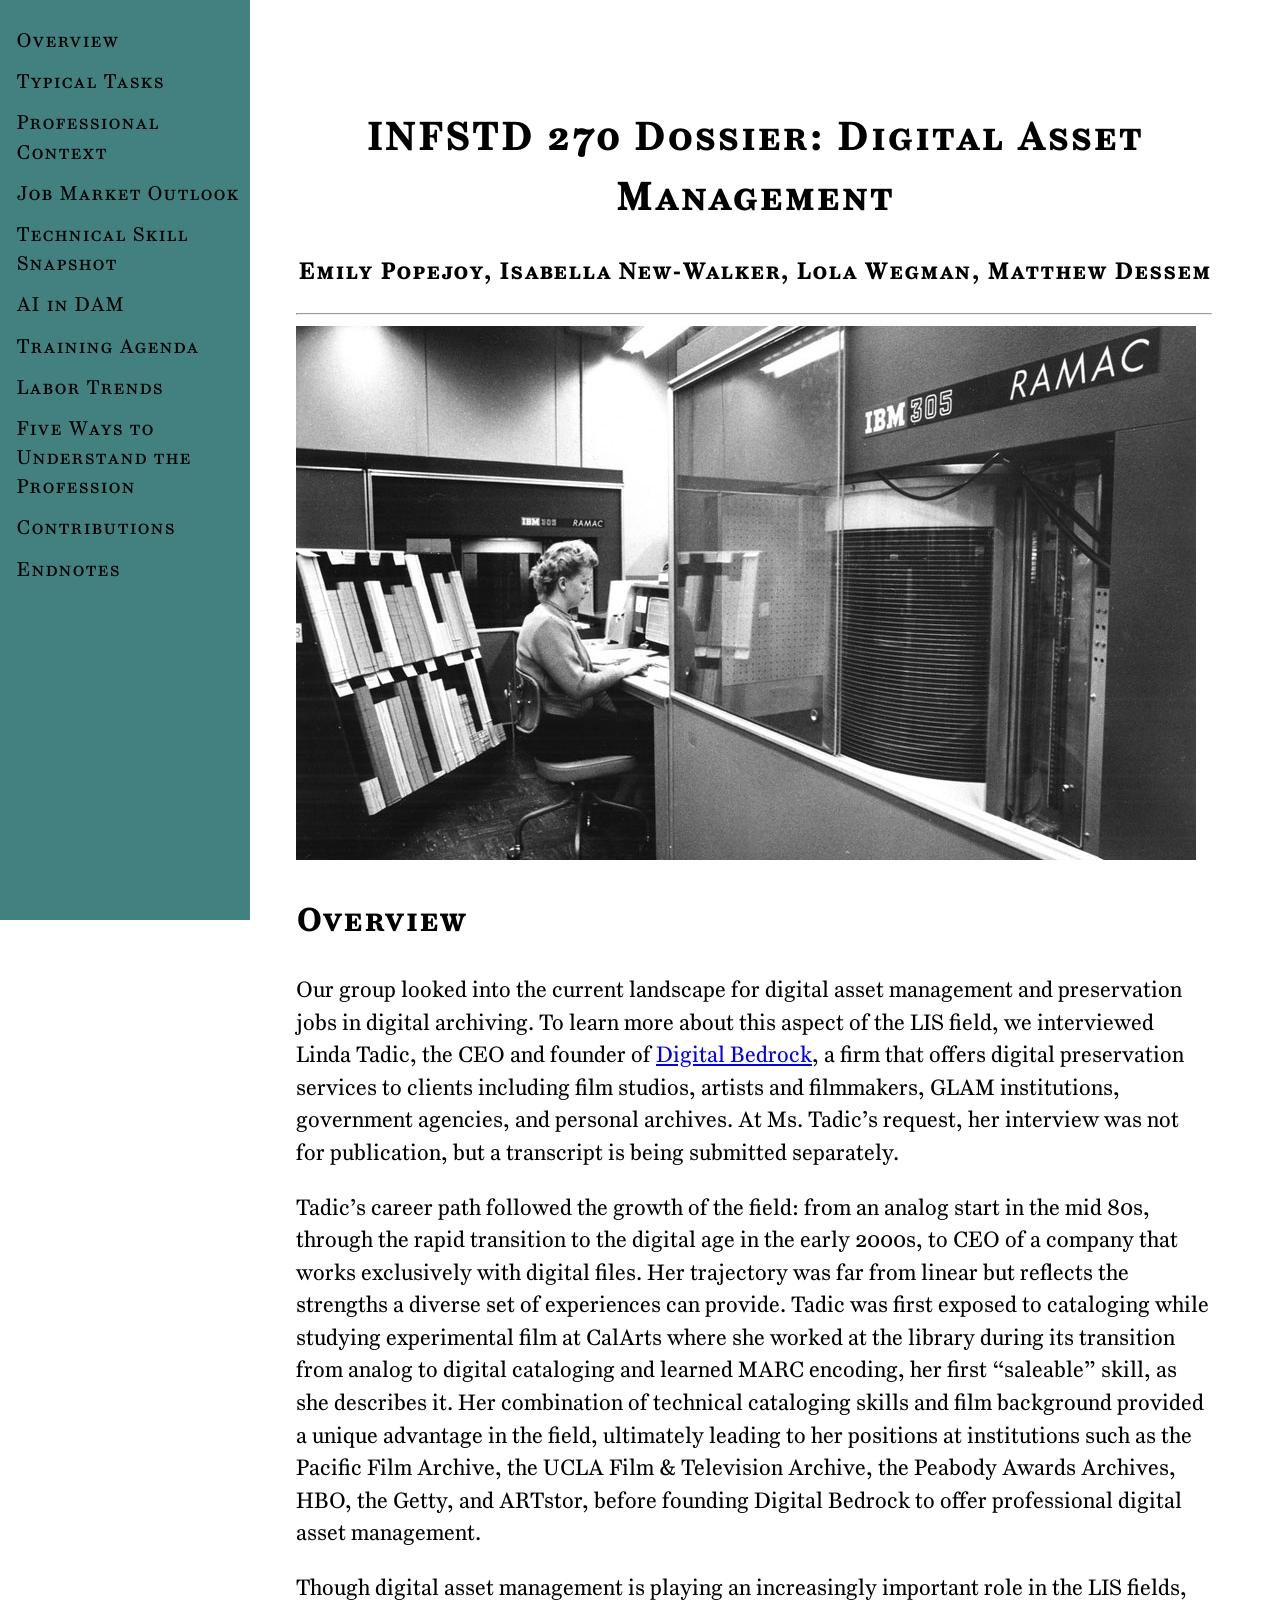
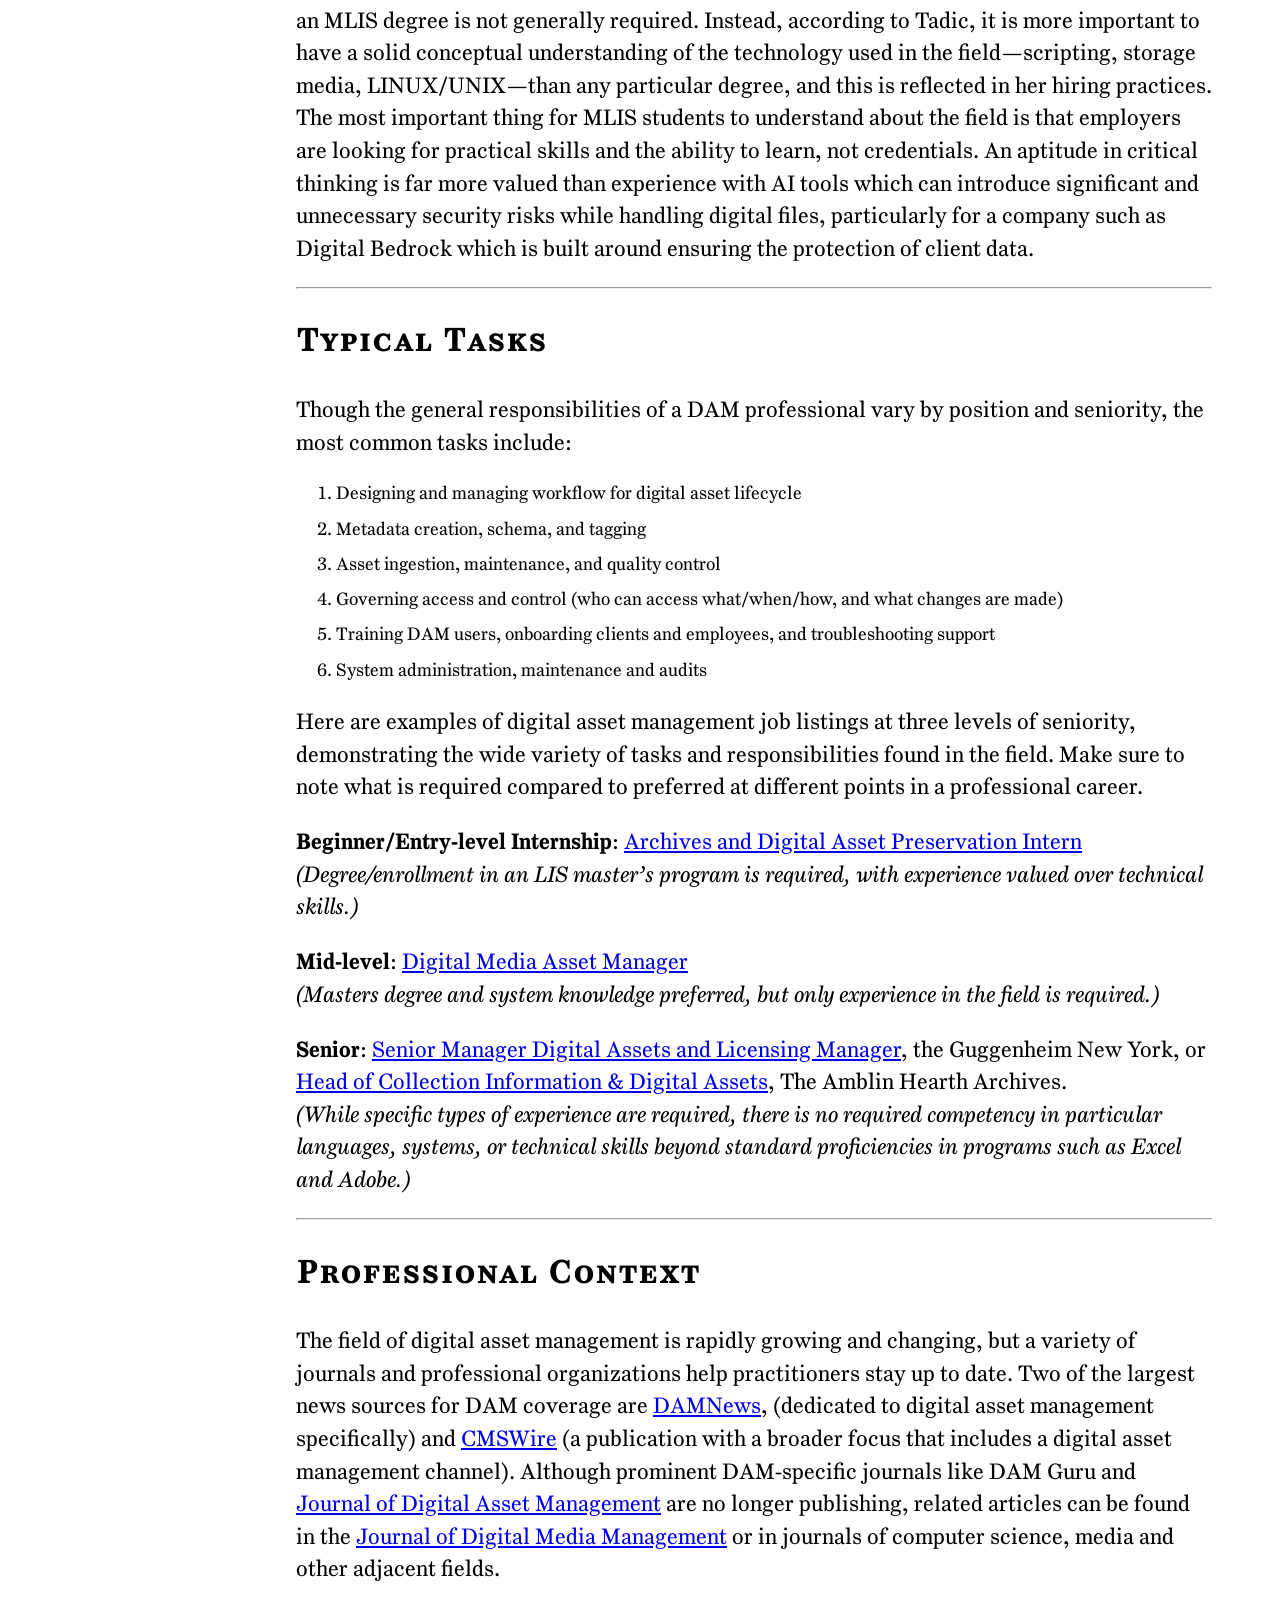
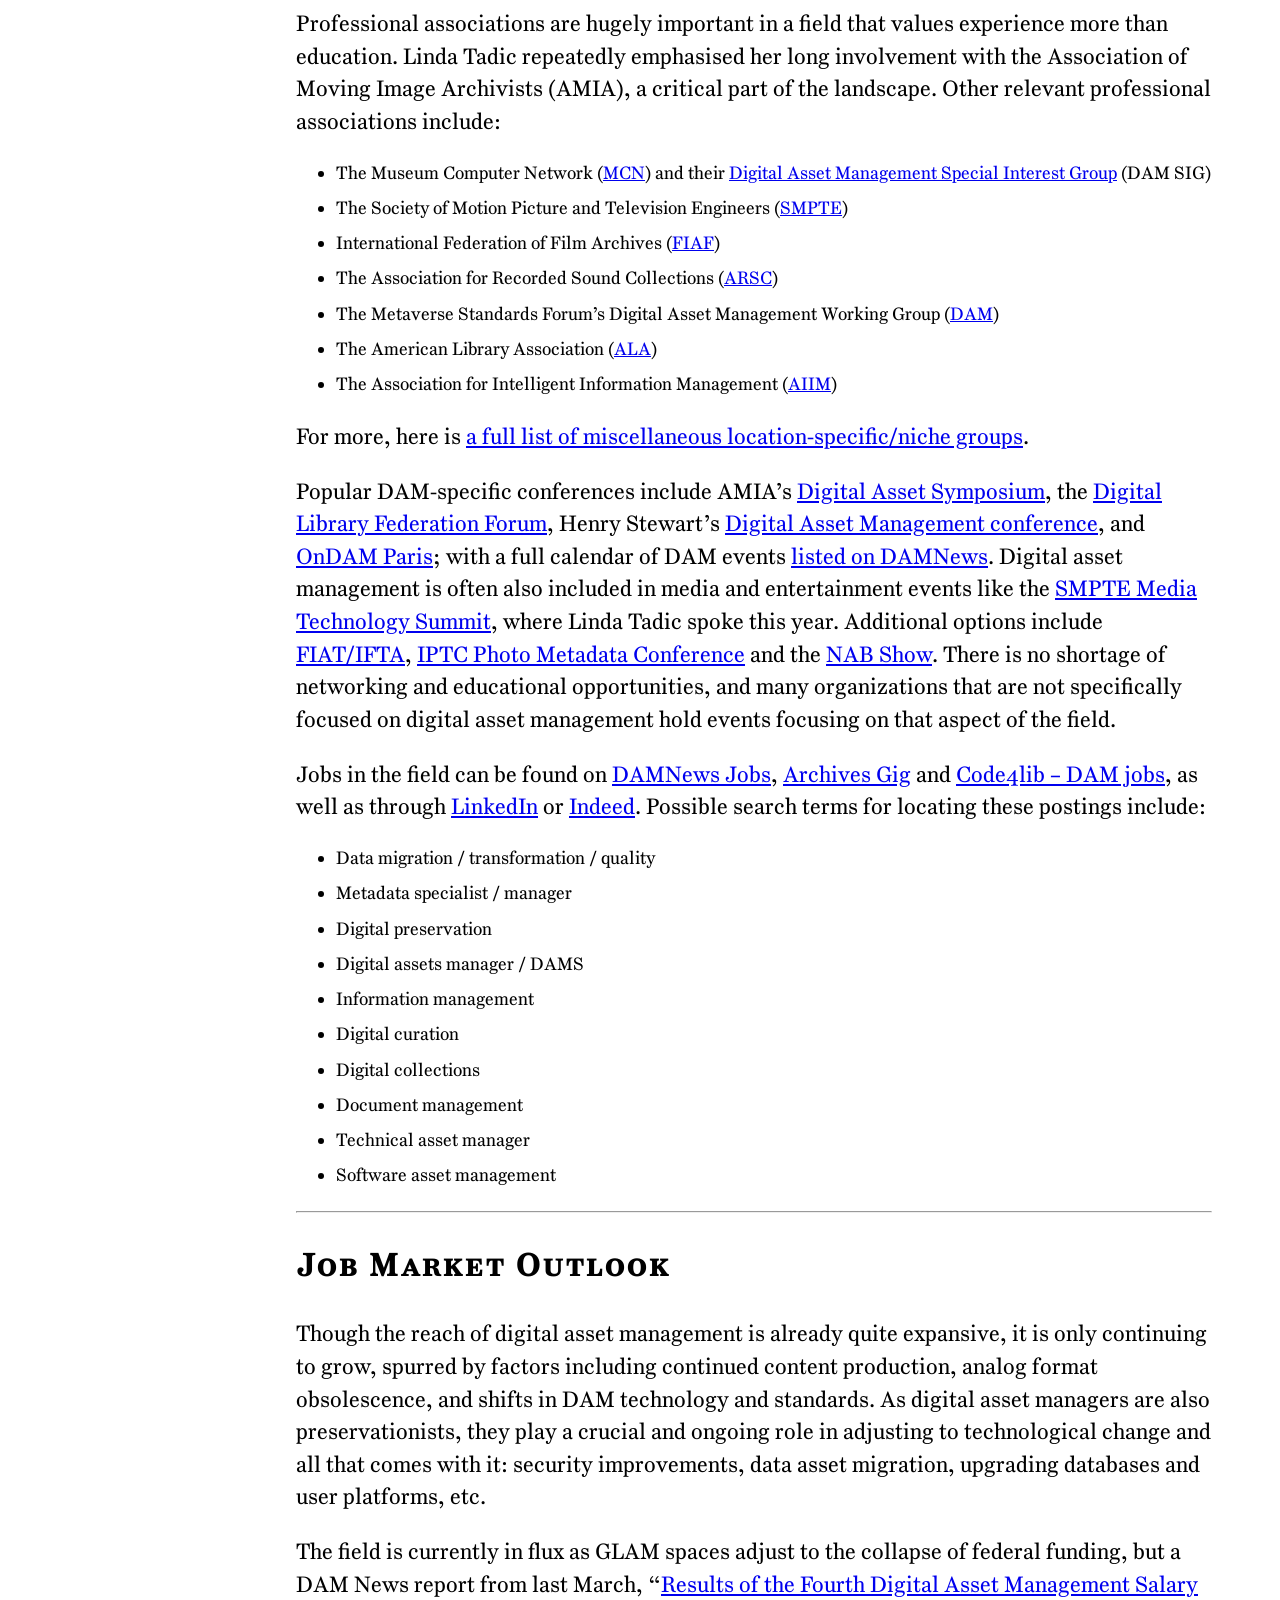
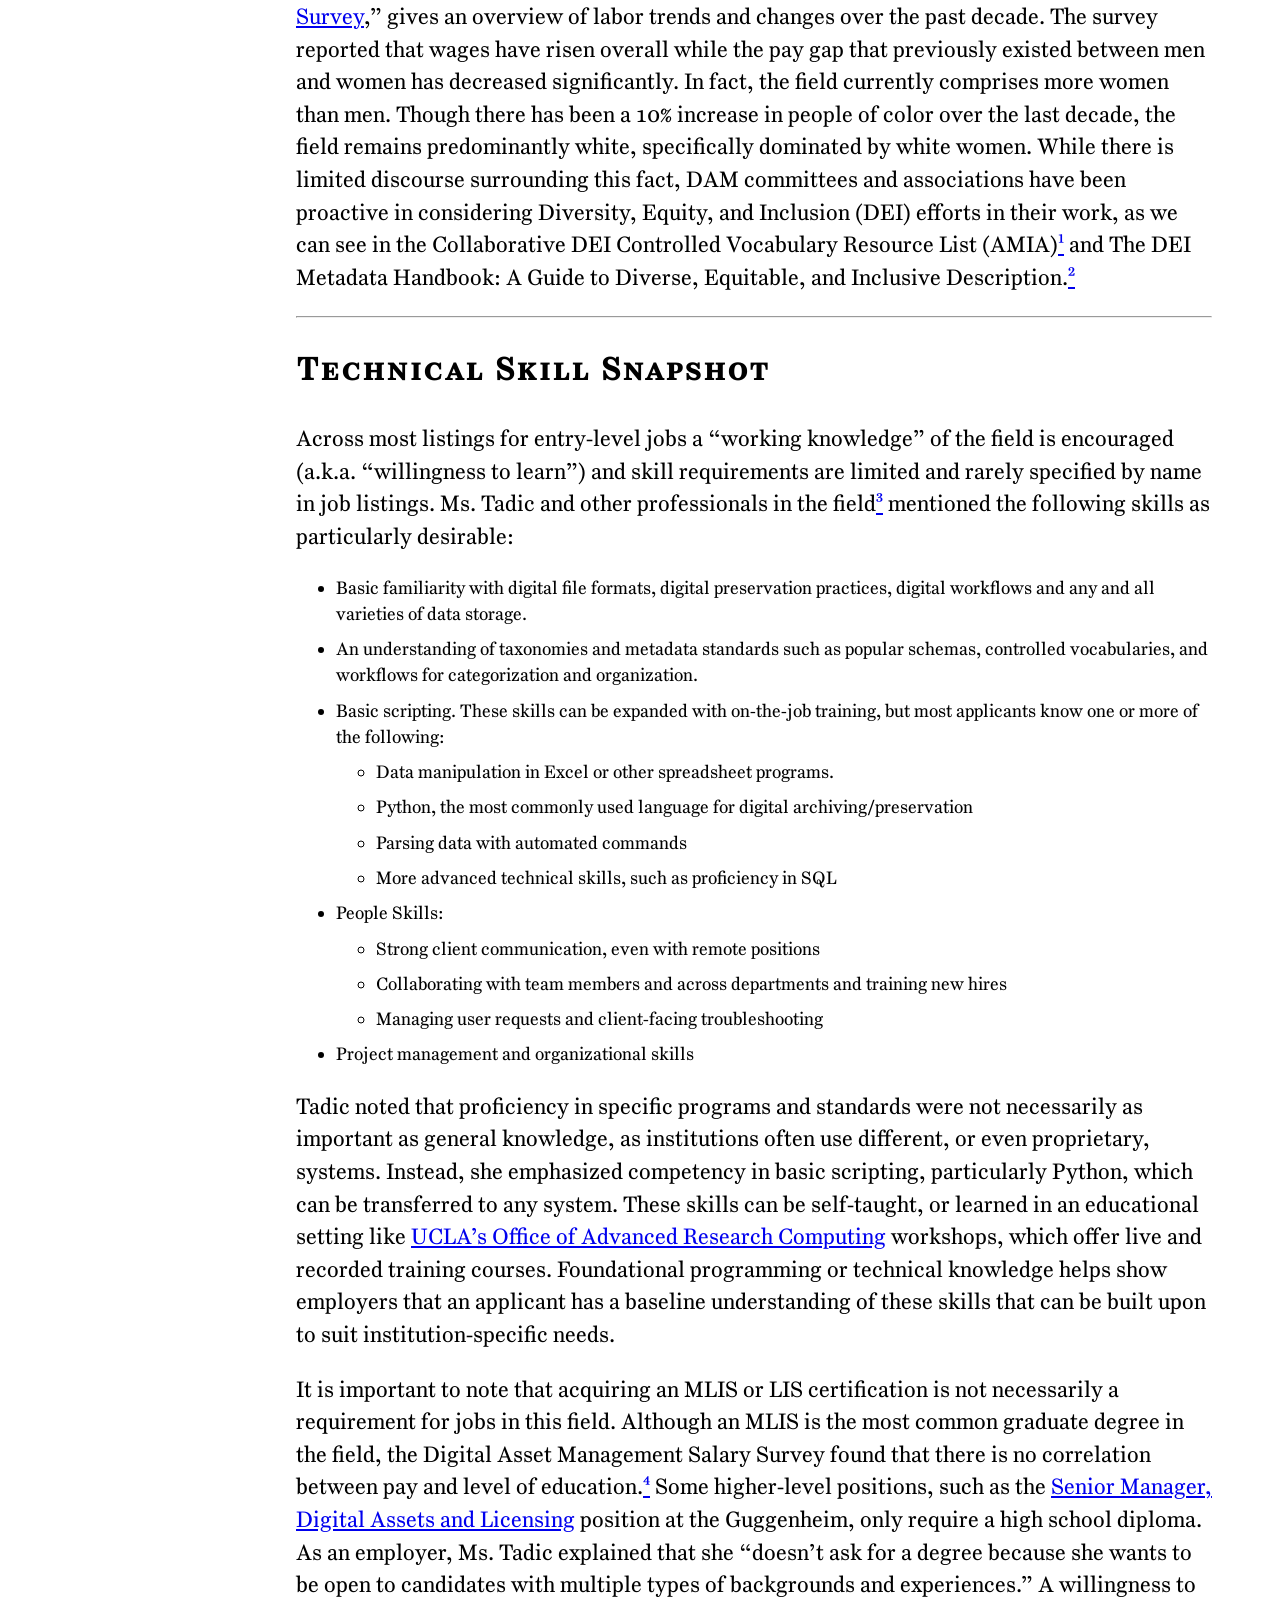
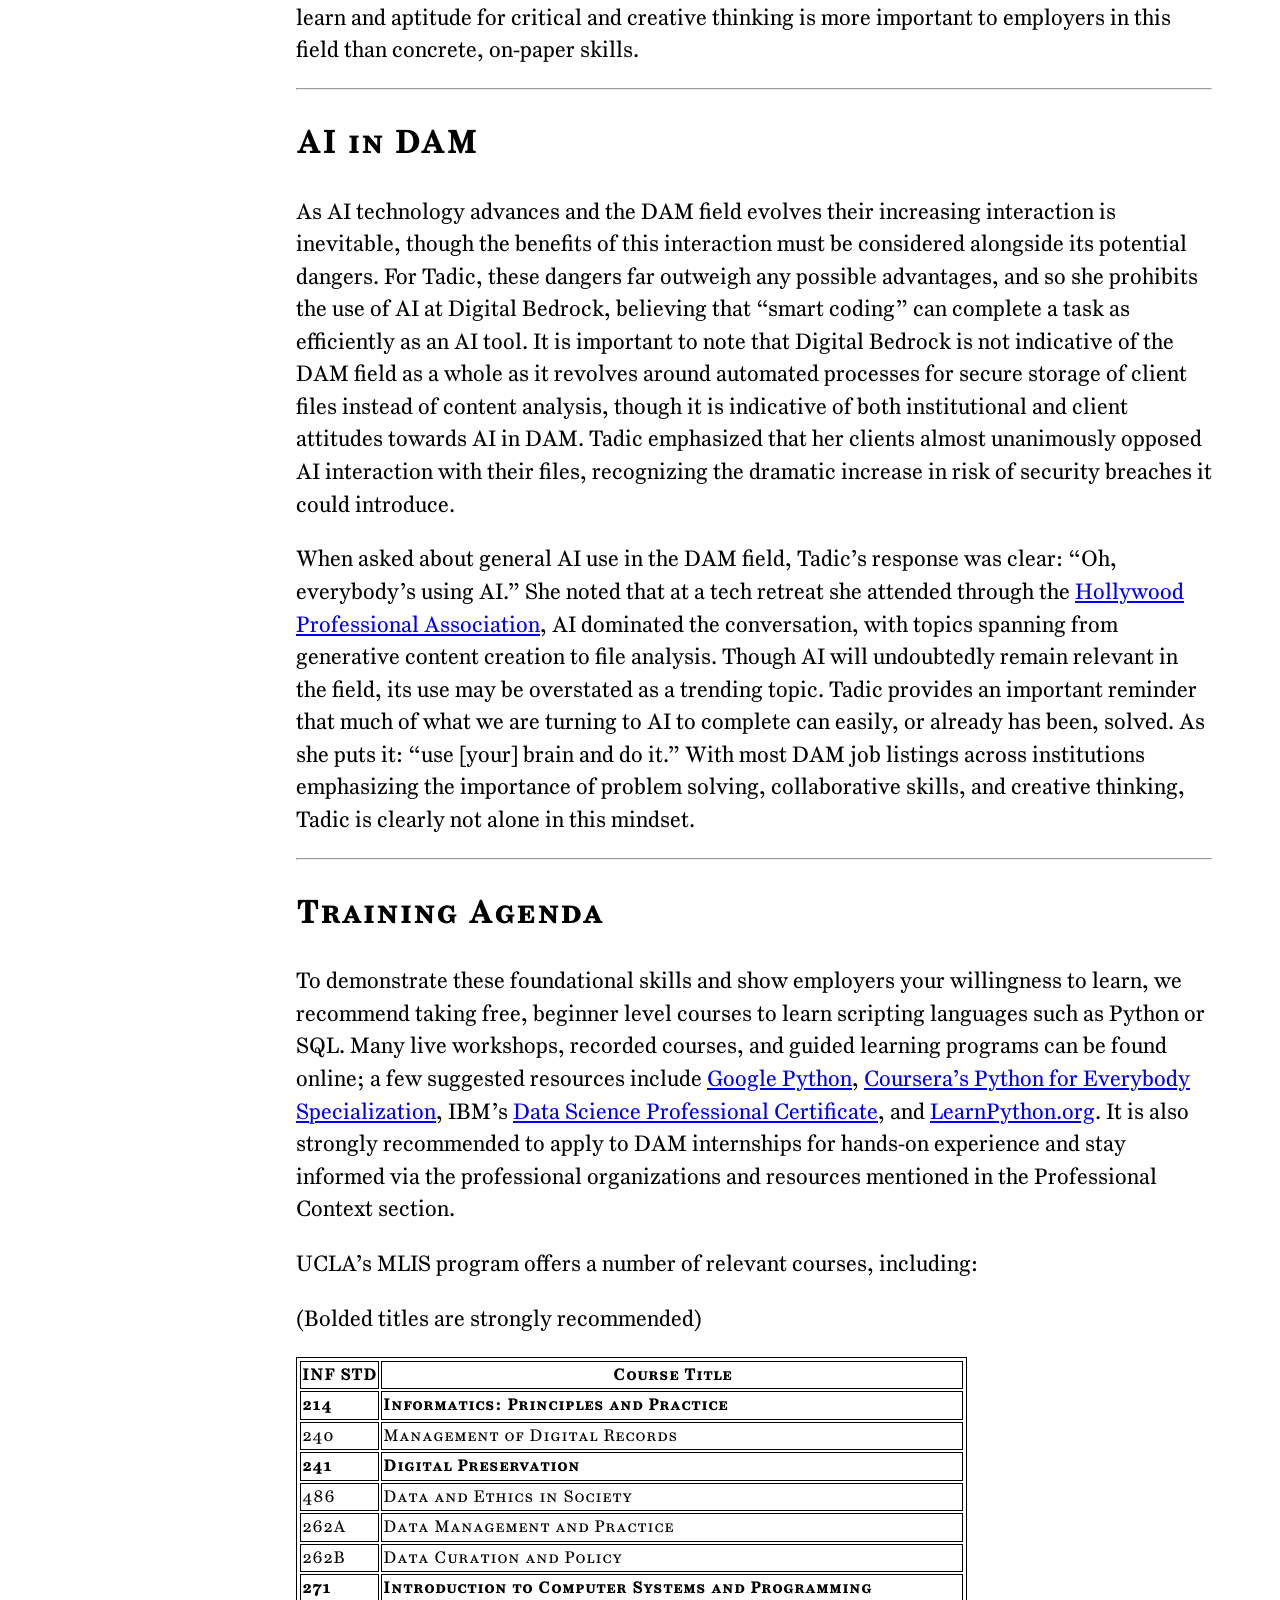
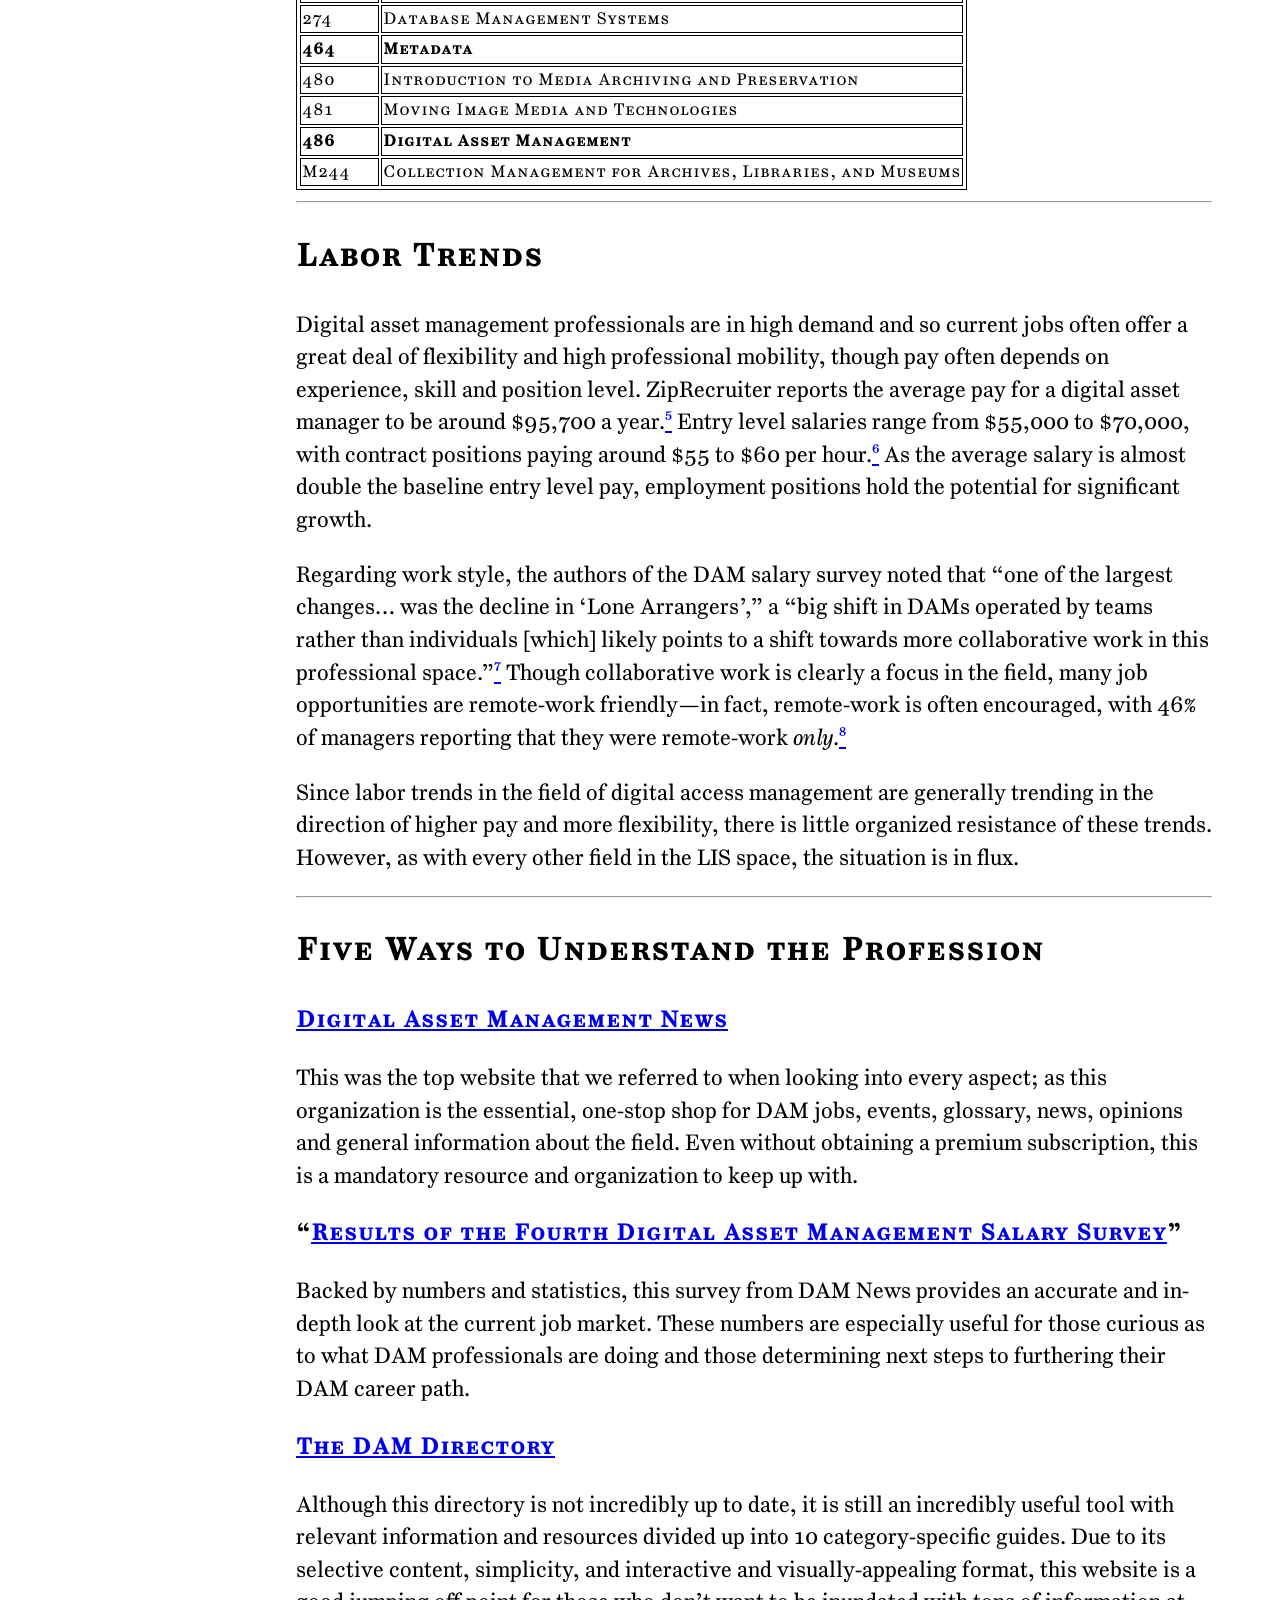
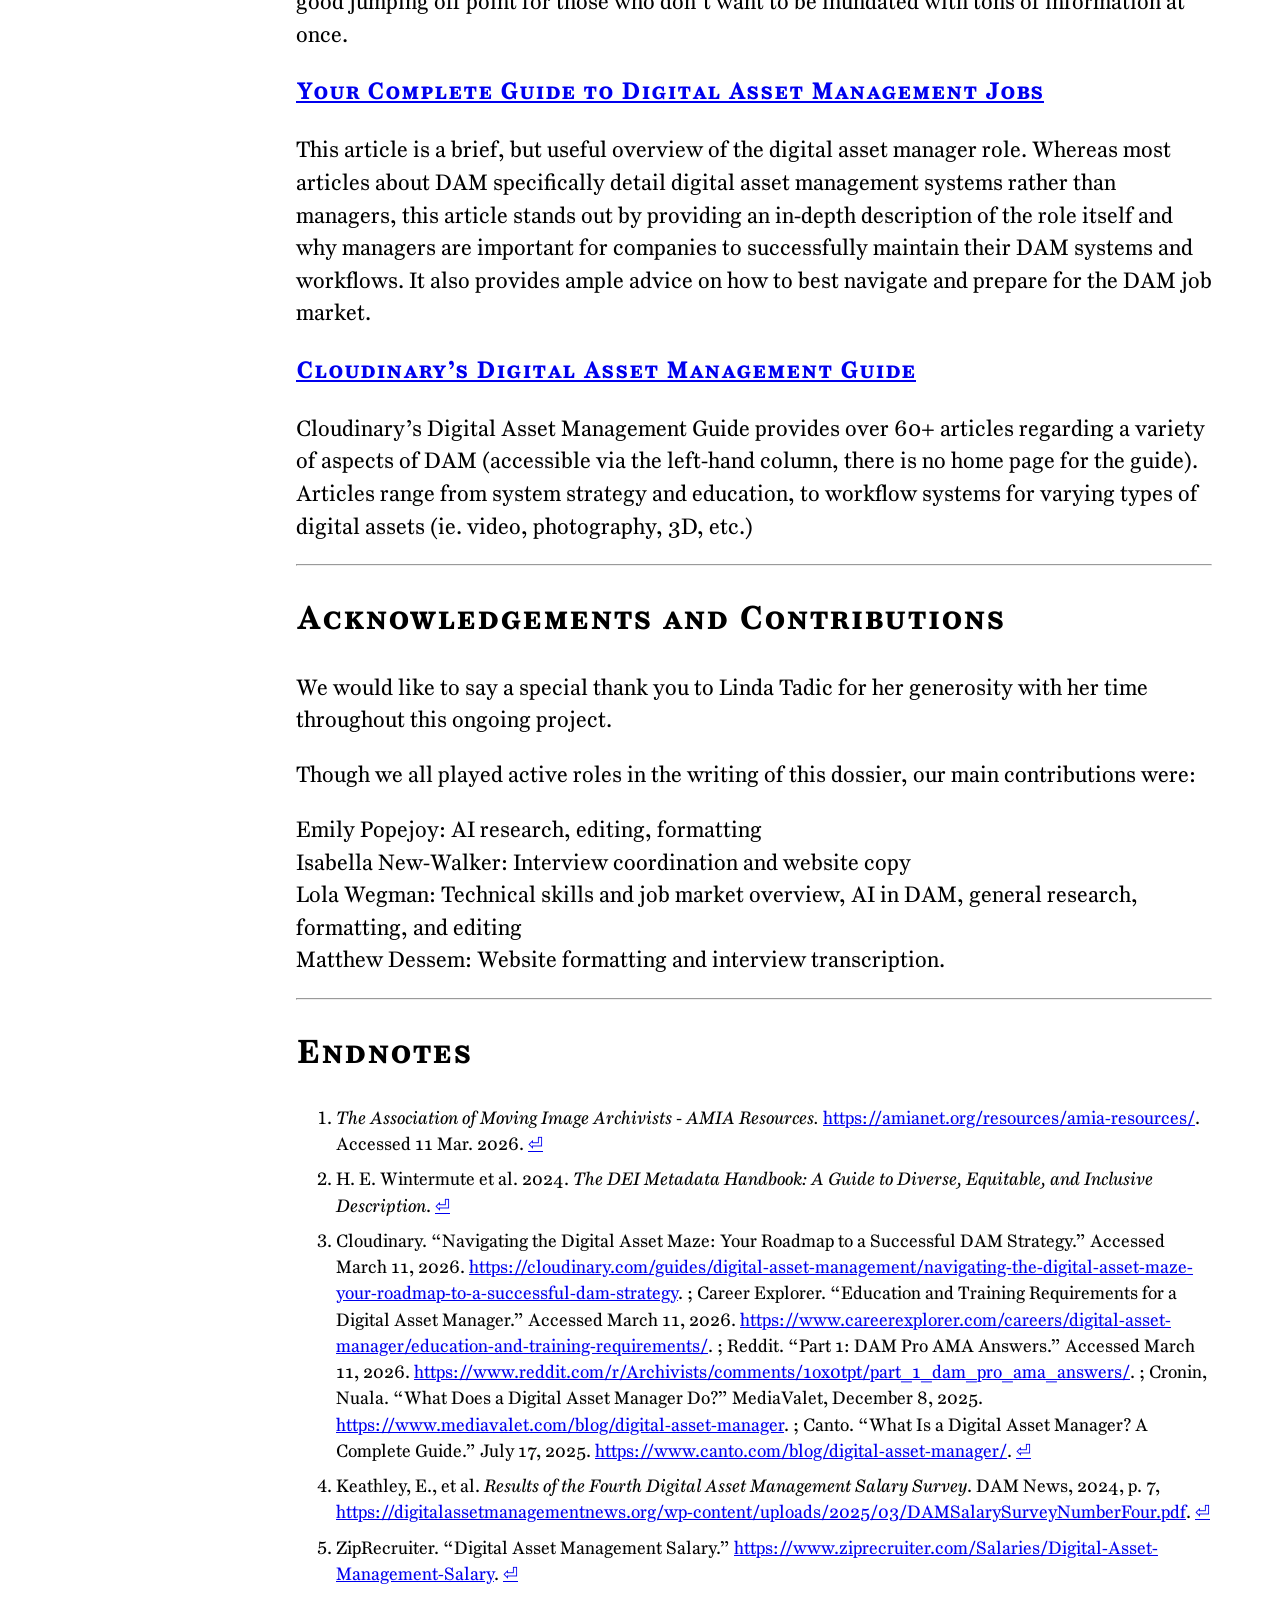
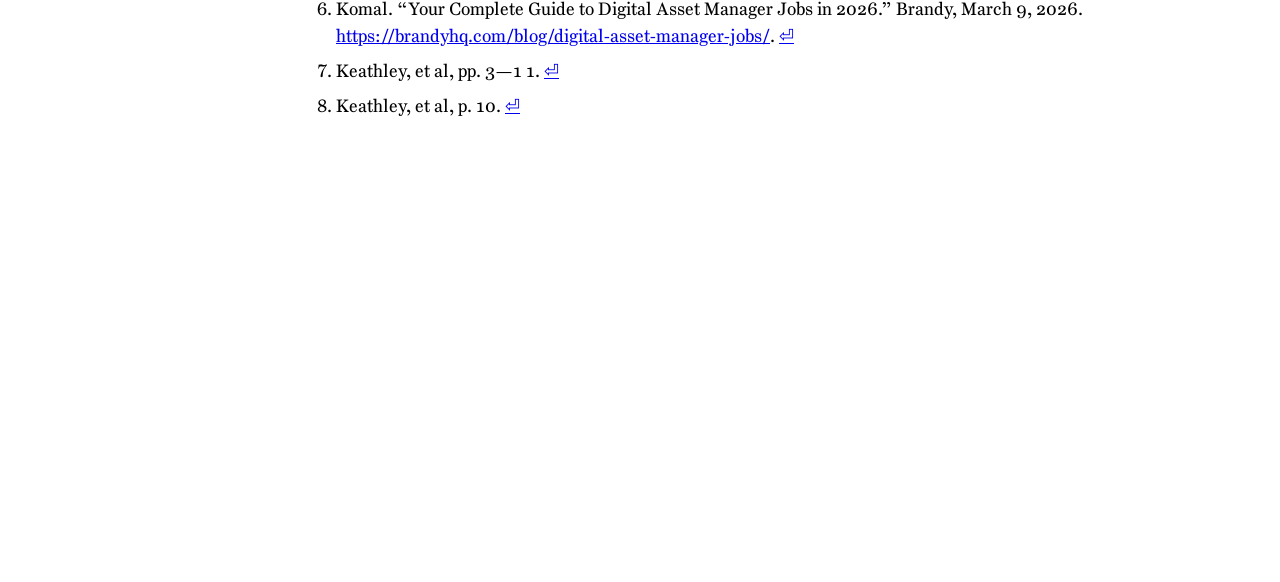
<file: index.html>
<!DOCTYPE html>
<HTML lang="en">
	<HEAD>
		<meta http-equiv="content-type" content="text/html; charset=utf-8">
		<link rel="stylesheet" href="styles.css">
	</HEAD>

	<BODY>

		<div class="sidenav">
  			<a href="#Overview">Overview</a>
  			<a href="#TypicalTasks">Typical Tasks</a>
  			<a href="#ProfessionalContext">Professional Context</a>
  			<a href="#JobMarketOutlook">Job Market Outlook</a>
  			<a href="#TechnicalSkillSnapshot">Technical Skill Snapshot</a>
  			<a href="#AIinDAM">AI in DAM</a>
  			<a href="#TrainingAgenda">Training Agenda</a>
  			<a href="#LaborTrends">Labor Trends</a>
  			<a href="#FiveWays">Five Ways to Understand the Profession</a>
			<a href="#Contributions">Contributions</a>
			<a href="#Endnotes">Endnotes</a>
		</div>

		<div class="main">
		<H1>INFSTD 270 Dossier: Digital Asset Management</H1>
			<h3 align="center">Emily Popejoy, Isabella New-Walker, Lola Wegman, Matthew Dessem</h3>

			<HR>
			<IMG SRC='images/IBM305RAMAC.jpg'>
	
		<H2 id="Overview">Overview</H2>

			<P>
				Our group looked into the current landscape for digital asset management and preservation jobs in digital archiving. To learn more about this aspect of the LIS field, we interviewed Linda Tadic, the CEO and founder of <a href="https://digitalbedrock.com">Digital Bedrock</a>, a firm that offers digital preservation services to clients including film studios, artists and filmmakers, GLAM institutions, government agencies, and personal archives. 	At Ms. Tadic’s request, her interview was not for publication, but a transcript is being submitted separately.</p>
			</P>

			<P>
				Tadic’s career path followed the growth of the field: from an analog start in the mid 80s, through the rapid transition to the digital age in the early 2000s, to CEO of a company that works exclusively with digital files. Her trajectory was far from linear but reflects the strengths a diverse set of experiences can provide. Tadic was first exposed to cataloging while studying experimental film at CalArts where she worked at the library during its transition from analog to digital cataloging and learned MARC encoding, her first “saleable” skill, as she describes it. Her combination of technical cataloging skills and film background provided a unique advantage in the field, ultimately leading to her positions at institutions such as the Pacific Film Archive, the UCLA Film & Television Archive, the Peabody Awards Archives, HBO, the Getty, and ARTstor, before founding Digital Bedrock to offer professional digital asset management.
			</P>

			<P>
				Though digital asset management is playing an increasingly important role in the LIS fields, an MLIS degree is not generally required. Instead, according to Tadic, it is more important to have a solid conceptual understanding of the technology used in the field—scripting, storage media, LINUX/UNIX—than any particular degree, and this is reflected in her hiring practices. The most important thing for MLIS students to understand about the field is that employers are looking for practical skills and the ability to learn, not credentials. An aptitude in critical thinking is far more valued than experience with AI tools which can introduce significant and unnecessary security risks while handling digital files, particularly for a company such as Digital Bedrock which is built around ensuring the protection of client data.
			</P>

		<HR>

		<H2 id="TypicalTasks">Typical Tasks</H2>

			<P>Though the general responsibilities of a DAM professional vary by position and seniority, the most common tasks include:</P>

			<OL>
				<LI>Designing and managing workflow for digital asset lifecycle</LI>
				<LI>Metadata creation, schema, and tagging</LI>
				<LI>Asset ingestion, maintenance, and quality control</LI>
				<LI>Governing access and control (who can access what/when/how, and what changes are made)</LI>
				<LI>Training DAM users, onboarding clients and employees, and troubleshooting support</LI>
				<LI>System administration, maintenance and audits</LI>
			</OL>

			<P>
				Here are examples of digital asset management job listings at three levels of seniority, demonstrating the wide variety of tasks and responsibilities found in the field. Make sure to note what is required compared to preferred at different points in a professional career.
			</P>

			<P>
				<STRONG>Beginner/Entry-level Internship</STRONG>: <a href="https://www.governmentjobs.com/careers/mbta/jobs/5126686/archives-and-digital-asset-preservation-intern-graduate-students">Archives and Digital Asset Preservation Intern</a><br /><i>(Degree/enrollment in an LIS master’s program is required, with experience valued over technical skills.)</i>
			</P>

			<P>
				<STRONG>Mid-level</STRONG>: <a href="https://careers.amnh.org/postings/4656">Digital Media Asset Manager</a><br /><i>(Masters degree and system knowledge preferred, but only experience in the field is required.)</i>
			</P>

			<P>
				<STRONG>Senior</STRONG>: <a href="https://theapplicantmanager.com/jobs?pos=NY676">Senior Manager Digital Assets and Licensing Manager</a>, the Guggenheim New York, or <a href="https://archivesgig.com/2025/09/16/los-angeles-ca-head-of-collection-information-digital-assets-the-amblin-hearth-archives/">Head of Collection Information & Digital Assets</a>, The Amblin Hearth Archives. <br /><i>(While specific types of experience are required, there is no required competency in particular languages, systems, or technical skills beyond standard proficiencies in programs such as Excel and Adobe.)</i>
			</P>

		<HR>

		<H2 id="ProfessionalContext">Professional Context</H2>

			<P>
				The field of digital asset management is rapidly growing and changing, but a variety of journals and professional organizations help practitioners stay up to date. Two of the largest news sources for DAM coverage are <a href="https://digitalassetmanagementnews.org">DAMNews</a>, (dedicated to digital asset management specifically) and <a href="https://www.cmswire.com/digital-asset-management/">CMSWire</a> (a publication with a broader focus that includes a digital asset management channel). Although prominent DAM-specific journals like DAM Guru and <a href="https://link.springer.com/journal/41493/volumes-and-issues">Journal of Digital Asset Management</a> are no longer publishing, related articles can be found in the <a href="https://henrystewartpublications.com/journal/journal-of-digital-media-management/">Journal of Digital Media Management</a> or in journals of computer science, media and other adjacent fields.
			</P>

			<P>
				Professional associations are hugely important in a field that values experience more than education. Linda Tadic repeatedly emphasised her long involvement with the Association of Moving Image Archivists (AMIA), a critical part of the landscape. Other relevant professional associations include: 
			</P>

			<UL>
				<LI>The Museum Computer Network (<a href="https://mcn.edu/">MCN</a>) and their <a href="https://mcn.edu/network/mcn-sigs/digital-asset-management-dam-sig/">Digital Asset Management Special Interest Group</a> (DAM SIG)</LI>
				<LI>The Society of Motion Picture and Television Engineers (<a href="https://www.smpte.org/">SMPTE</a>)</LI>
				<LI>International Federation of Film Archives (<a href="https://www.fiafnet.org/">FIAF</a>)</LI>
				<LI>The Association for Recorded Sound Collections (<a href="https://arsc-audio.org">ARSC</a>)</LI>
				<LI>The Metaverse Standards Forum’s Digital Asset Management Working Group (<a href="https://metaverse-standards.org/domain-groups/digital-asset-management-working-group/">DAM</a>)</LI>
				<LI>The American Library Association (<a href="https://www.ala.org/">ALA</a>)</LI>
 				<LI>The Association for Intelligent Information Management (<a href="https://www.aiim.org/">AIIM</a>)</LI>
 			</UL>

 			<P>
 				For more, here is <a href="https://digitalassetmanagementnews.org/groups/page/2/#list">a full list of miscellaneous location-specific/niche groups</a>.
 			</P>

 			<P>
 				Popular DAM-specific conferences include AMIA’s <a href="https://amianet.org/events/das/">Digital Asset Symposium</a>, the <a href="https://www.diglib.org/dlf-events/">Digital Library Federation Forum</a>, Henry Stewart’s <a href="https://henrystewartconferences.com/events/dam-la-2026/">Digital Asset Management conference</a>, and <a href="https://www.ondamparis.com/">OnDAM Paris</a>; with a full calendar of DAM events <a href="https://digitalassetmanagementnews.org/events/">listed on DAMNews</a>. Digital asset management is often also included in media and entertainment events like the <a href="https://summit.smpte.org/2026">SMPTE Media Technology Summit</a>, where Linda Tadic spoke this year. Additional options include <a href="https://fiatifta.org/world-conference/">FIAT/IFTA</a>, <a href="https://iptc.org/events/">IPTC Photo Metadata Conference</a> and the <a href="https://www.nabshow.com/">NAB Show</a>. There is no shortage of networking and educational opportunities, and many organizations that are not specifically focused on digital asset management hold events focusing on that aspect of the field.
 			</P>

 			<P>
 				Jobs in the field can be found on <a href="https://digitalassetmanagementnews.org/jobs/">DAMNews Jobs</a>, <a href="https://archivesgig.com/">Archives Gig</a> and <a href="https://jobs.code4lib.org/tags/DAMS">Code4lib – DAM jobs</a>, as well as through <a href="https://www.linkedin.com/">LinkedIn</a> or <a href="https://www.indeed.com/">Indeed</a>. Possible search terms for locating these postings include:
 			</P>
 			<UL>
 				<LI>Data migration / transformation / quality</LI>
 				<LI>Metadata specialist / manager</LI>
				<LI>Digital preservation</LI>
				<LI>Digital assets manager / DAMS</LI>
				<LI>Information management</LI>
				<LI>Digital curation</LI>
				<LI>Digital collections</LI>
				<LI>Document management</LI>
				<LI>Technical asset manager</LI>
				<LI>Software asset management</LI>
			</UL>

		<HR>

		<H2 id="JobMarketOutlook">Job Market Outlook</H2>

			<P>
				Though the reach of digital asset management is already quite expansive, it is only continuing to grow, spurred by factors including continued content production, analog format obsolescence, and shifts in DAM technology and standards. As digital asset managers are also preservationists, they play a crucial and ongoing role in adjusting to technological change and all that comes with it: security improvements, data asset migration, upgrading databases and user platforms, etc.
			</P>
			<P>
				The field is currently in flux as GLAM spaces adjust to the collapse of federal funding, but a DAM News report from last March, “<a href="https://digitalassetmanagementnews.org/wp-content/uploads/2025/03/DAMSalarySurveyNumberFour.pdf">Results of the Fourth Digital Asset Management Salary Survey</a>,” gives an overview of labor trends and changes over the past decade. The survey reported that wages have risen overall while the pay gap that previously existed between men and women has decreased significantly. In fact, the field currently comprises more women than men. Though there has been a 10% increase in people of color over the last decade, the field remains predominantly white, specifically dominated by white women. While there is limited discourse surrounding this fact, DAM committees and associations have been proactive in considering Diversity, Equity, and Inclusion (DEI) efforts in their work, as we can see in the Collaborative DEI Controlled Vocabulary Resource List (AMIA)<A id="endnotelink1" href="#endnote1">¹</A> and The DEI Metadata Handbook: A Guide to Diverse, Equitable, and Inclusive Description.<A id="endnotelink2" href="#endnote2">²</A>
			</P>

			<HR>

			<H2 id="TechnicalSkillSnapshot">Technical Skill Snapshot</H2>

			<P>
				Across most listings for entry-level jobs a “working knowledge” of the field is encouraged (a.k.a. “willingness to learn”) and skill requirements are limited and rarely specified by name in job listings. Ms. Tadic and other professionals in the field<A id="endnotelink3" href="#endnote3">³</A> mentioned the following skills as particularly desirable:
			</P>

				<UL>
					<LI>Basic familiarity with digital file formats, digital preservation practices, digital workflows and any and all varieties of data storage.</LI>

					<LI>An understanding of taxonomies and metadata standards such as popular schemas, controlled vocabularies, and workflows for categorization and organization.</LI>	

					<LI>Basic scripting. These skills can be expanded with on-the-job training, but most applicants know one or more of the following:</LI>

						<UL>
							<LI>Data manipulation in Excel or other spreadsheet programs.</LI>
							<LI>Python, the most commonly used language for digital archiving/preservation</LI>
							<LI>Parsing data with automated commands</LI>
							<LI>More advanced technical skills, such as proficiency in SQL</LI>
						</UL>

					<LI>People Skills:</LI>

						<UL>
							<LI>Strong client communication, even with remote positions</LI>
							<LI>Collaborating with team members and across departments and training new hires</LI>
							<LI>Managing user requests and client-facing troubleshooting</LI>
						</UL>
			
					<LI>Project management and organizational skills</LI>
				</UL>

				<P>
					Tadic noted that proficiency in specific programs and standards were not necessarily as important as general knowledge, as institutions often use different, or even proprietary, systems. Instead, she emphasized competency in basic scripting, particularly Python, which can be transferred to any system. These skills can be self-taught, or learned in an educational setting like <a href="https://oarc.ucla.edu/events">UCLA’s Office of Advanced Research Computing</a> workshops, which offer live and recorded training courses. Foundational programming or technical knowledge helps show employers that an applicant has a baseline understanding of these skills that can be built upon to suit institution-specific needs. 
				</P>

				<P>
					It is important to note that acquiring an MLIS or LIS certification is not necessarily a requirement for jobs in this field. Although an MLIS is the most common graduate degree in the field, the Digital Asset Management Salary Survey found that there is no correlation between pay and level of education.<A id="endnotelink4" href="#endnote4">⁴</A> Some higher-level positions, such as the <a href="https://theapplicantmanager.com/jobs?pos=NY676">Senior Manager, Digital Assets and Licensing</a> position at the Guggenheim, only require a high school diploma. As an employer, Ms. Tadic explained that she “doesn’t ask for a degree because she wants to be open to candidates with multiple types of backgrounds and experiences.” A willingness to learn and aptitude for critical and creative thinking is more important to employers in this field than concrete, on-paper skills.
				</P>

				<HR>

				<H2 id="AIinDAM">AI in DAM</H2>

				<P>
					As AI technology advances and the DAM field evolves their increasing interaction is inevitable, though the benefits of this interaction must be considered alongside its potential dangers. For Tadic, these dangers far outweigh any possible advantages, and so she prohibits the use of AI at Digital Bedrock, believing that “smart coding” can complete a task as efficiently as an AI tool. It is important to note that Digital Bedrock is not indicative of the DAM field as a whole as it revolves around automated processes for secure storage of client files instead of content analysis, though it is indicative of both institutional and client attitudes towards AI in DAM. Tadic emphasized that her clients almost unanimously opposed AI interaction with their files, recognizing the dramatic increase in risk of security breaches it could introduce. 
				</P>

				<P>
					When asked about general AI use in the DAM field, Tadic’s response was clear: “Oh, everybody’s using AI.” She noted that at a tech retreat she attended through the <A href="https://hpaonline.com/news/past-newslines/">Hollywood Professional Association</A>, AI dominated the conversation, with topics spanning from generative content creation to file analysis. Though AI will undoubtedly remain relevant in the field, its use may be overstated as a trending topic. Tadic provides an important reminder that much of what we are turning to AI to complete can easily, or already has been, solved. As she puts it: “use [your] brain and do it.” With most DAM job listings across institutions emphasizing the importance of problem solving, collaborative skills, and creative thinking, Tadic is clearly not alone in this mindset.
				</P>

			<HR>

			<H2 id="TrainingAgenda">Training Agenda</H2>

				<P>
					To demonstrate these foundational skills and show employers your willingness to learn, we recommend taking free, beginner level courses to learn scripting languages such as Python or SQL. Many live workshops, recorded courses, and guided learning programs can be found online; a few suggested resources include <a href="https://developers.google.com/edu/python">Google Python</a>, <a href="https://www.coursera.org/specializations/python/">Coursera’s Python for Everybody Specialization</a>, IBM’s <a href="https://www.coursera.org/professional-certificates/ibm-data-science/">Data Science Professional Certificate</a>, and <a href="https://learnpython.org">LearnPython.org</a>. It is also strongly recommended to apply to DAM internships for hands-on experience and stay informed via the professional organizations and resources mentioned in the Professional Context section.
				</P>

				<P>
					UCLA’s MLIS program offers a number of relevant courses, including:
				</P>

				<P>
					(Bolded titles are strongly recommended)
				</P>

				<TABLE>
					<tr>
						<th>INF STD</th>
						<th>Course Title</th>
					</tr>
					<tr>
						<td><STRONG>214</STRONG></td>
						<td><STRONG>Informatics: Principles and Practice</STRONG></td>
					</tr>
					<tr>
						<td>240</td>
						<td>Management of Digital Records</td>
					</tr>
					<tr>
						<td><STRONG>241</STRONG></td>
						<td><STRONG>Digital Preservation</STRONG></td>
					</tr>
					<tr>
						<td>486</td>
						<td>Data and Ethics in Society</td>
					</tr>
					<tr>
						<td>262A</td>
						<td>Data Management and Practice</td>
					</tr>
					<tr>
						<td>262B</td>
						<td>Data Curation and Policy</td>
					</tr>
					<tr>
						<td><STRONG>271</STRONG></td>
						<td><STRONG>Introduction to Computer Systems and Programming</STRONG></td>
					</tr>
					<tr>
						<td>274</td>
						<td>Database Management Systems</td>
					</tr>
					<tr>
						<td><STRONG>464</STRONG></td>
						<td><STRONG>Metadata</STRONG></td>
					</tr>
					<tr>
						<td>480</td>
						<td>Introduction to Media Archiving and Preservation</td>
					</tr>
					<tr>
						<td>481</td>
						<td>Moving Image Media and Technologies</td>
					</tr>
					<tr>
						<td><STRONG>486</STRONG></td>
						<td><STRONG>Digital Asset Management</STRONG></td>
					</tr>
					<tr>
						<td>M244</td>
						<td>Collection Management for Archives, Libraries, and Museums</td>
					</tr>
				</TABLE>

			<HR>

			<H2 id="LaborTrends">Labor Trends</H2>

				<P>
					Digital asset management professionals are in high demand and so current jobs often offer a great deal of flexibility and high professional mobility, though pay often depends on experience, skill and position level. ZipRecruiter reports the average pay for a digital asset manager to be around $95,700 a year.<A id="endnotelink5" href="#endnote5">⁵</A> Entry level salaries range from $55,000 to $70,000, with contract positions paying around $55 to $60 per hour.<A id="endnotelink6" href="#endnote6">⁶</A> As the average salary is almost double the baseline entry level pay, employment positions hold the potential for significant growth.
				</P>

				<P>
					Regarding work style, the authors of the DAM salary survey noted that “one of the largest changes… was the decline in ‘Lone Arrangers’,” a “big shift in DAMs operated by teams rather than individuals [which] likely points to a shift towards more collaborative work in this professional space.”<A id="endnotelink7" href="#endnote7">⁷</A> Though collaborative work is clearly a focus in the field, many job opportunities are remote-work friendly—in fact, remote-work is often encouraged, with 46% of managers reporting that they were remote-work <em>only</em>.<A id="endnotelink8" href="#endnote8">⁸</A>
				</P>

				<P>
					Since labor trends in the field of digital access management are generally trending in the direction of higher pay and more flexibility, there is little organized resistance of these trends. However, as with every other field in the LIS space, the situation is in flux.
				</P>

			<HR>

			<H2 id="FiveWays">Five Ways to Understand the Profession</H2>

				<H3><a href="https://digitalassetmanagementnews.org">Digital Asset Management News</a></H3>
	
				<P>
					This was the top website that we referred to when looking into every aspect; as this organization is the essential, one-stop shop for DAM jobs, events, glossary, news, opinions and general information about the field. Even without obtaining a premium subscription, this is a mandatory resource and organization to keep up with.
				</P>

				<H3>“<a href="https://digitalassetmanagementnews.org/wp-content/uploads/2025/03/DAMSalarySurveyNumberFour.pdf">Results of the Fourth Digital Asset Management Salary Survey</a>”</H3>

				<P>
					Backed by numbers and statistics, this survey from DAM News provides an accurate and in-depth look at the current job market. These numbers are especially useful for those curious as to what DAM professionals are doing and those determining next steps to furthering their DAM career path.
				</P>

				<H3><a href="https://damdirectory.libguides.com">The DAM Directory</a></H3>

				<P>
					Although this directory is not incredibly up to date, it is still an incredibly useful tool with relevant information and resources divided up into 10 category-specific guides. Due to its selective content, simplicity, and interactive and visually-appealing format, this website is a good jumping off point for those who don’t want to be inundated with tons of information at once. 
				</P>

				<H3><a href="https://brandyhq.com/blog/digital-asset-manager-jobs/">Your Complete Guide to Digital Asset Management Jobs</a></H3>

				<P>	
					This article is a brief, but useful overview of the digital asset manager role. Whereas most articles about DAM specifically detail digital asset management systems rather than managers, this article stands out by providing an in-depth description of the role itself and why managers are important for companies to successfully maintain their DAM systems and workflows. It also provides ample advice on how to best navigate and prepare for the DAM job market.
				</P>

				<H3><a href="https://cloudinary.com/guides/digital-asset-management/video-asset-management-services">Cloudinary’s Digital Asset Management Guide</a></H3>

				<P>
					Cloudinary’s Digital Asset Management Guide provides over 60+ articles regarding a variety of aspects of DAM (accessible via the left-hand column, there is no home page for the guide). Articles range from system strategy and education, to workflow systems for varying types of digital assets (ie. video, photography, 3D, etc.)
				</P>
		<HR>
			<H2 id="Contributions">Acknowledgements and Contributions</H2>
			<P></P>We would like to say a special thank you to Linda Tadic for her generosity with her time throughout this ongoing project.</i>
			<p>Though we all played active roles in the writing of this dossier, our main contributions were:</p>
			<p>Emily Popejoy: AI research, editing, formatting<BR>
				Isabella New-Walker: Interview coordination and website copy <BR>
				Lola Wegman: Technical skills and job market overview, AI in DAM, general research, formatting, and editing<BR>
			Matthew Dessem: Website formatting and interview transcription. </p>
		<HR>
		<H2 id="Endnotes">Endnotes</H2>
		<OL id="endnotelist">
			
			<LI id="endnote1"><EM>The Association of Moving Image Archivists - AMIA Resources.</EM> <a href="https://amianet.org/resources/amia-resources/">https://amianet.org/resources/amia-resources/</a>. Accessed 11 Mar. 2026. <A href="#endnotelink1">⏎</A></LI>
			
			<LI id="endnote2">H. E. Wintermute et al. 2024. <EM>The DEI Metadata Handbook: A Guide to Diverse, Equitable, and Inclusive Description</EM>. <A href="#endnotelink2">⏎</A></LI>
			
			<LI id="endnote3">Cloudinary. “Navigating the Digital Asset Maze: Your Roadmap to a Successful DAM Strategy.” Accessed March 11, 2026. <A href="https://cloudinary.com/guides/digital-asset-management/navigating-the-digital-asset-maze-your-roadmap-to-a-successful-dam-strategy">https://cloudinary.com/guides/digital-asset-management/navigating-the-digital-asset-maze-your-roadmap-to-a-successful-dam-strategy</A>. ;
				Career Explorer. “Education and Training Requirements for a Digital Asset Manager.” Accessed March 11, 2026. <A href="https://www.careerexplorer.com/careers/digital-asset-manager/education-and-training-requirements/">https://www.careerexplorer.com/careers/digital-asset-manager/education-and-training-requirements/</A>. ; Reddit. “Part 1: DAM Pro AMA Answers.” Accessed March 11, 2026. <a href="https://www.reddit.com/r/Archivists/comments/1ox0tpt/part_1_dam_pro_ama_answers/">https://www.reddit.com/r/Archivists/comments/1ox0tpt/part_1_dam_pro_ama_answers/</a>. ; Cronin, Nuala. “What Does a Digital Asset Manager Do?” MediaValet, December 8, 2025. <A href="https://www.mediavalet.com/blog/digital-asset-manager">https://www.mediavalet.com/blog/digital-asset-manager</A>. ; Canto. “What Is a Digital Asset Manager? A Complete Guide.” July 17, 2025. <a href="https://www.canto.com/blog/digital-asset-manager/">https://www.canto.com/blog/digital-asset-manager/</a>. <A href="#endnotelink3">⏎</A></LI>

			<LI id="endnote4">Keathley, E., et al. <EM>Results of the Fourth Digital Asset Management Salary Survey</EM>. DAM News, 2024, p. 7, <a href="https://digitalassetmanagementnews.org/wp-content/uploads/2025/03/DAMSalarySurveyNumberFour.pdf">https://digitalassetmanagementnews.org/wp-content/uploads/2025/03/DAMSalarySurveyNumberFour.pdf</a>. <A href="#endnotelink4">⏎</A></LI>
			
			<LI id="endnote5">ZipRecruiter. “Digital Asset Management Salary.” <A href="https://www.ziprecruiter.com/Salaries/Digital-Asset-Management-Salary">https://www.ziprecruiter.com/Salaries/Digital-Asset-Management-Salary</A>. <A href="#endnotelink5">⏎</A></LI>

			<LI id="endnote6">Komal. “Your Complete Guide to Digital Asset Manager Jobs in 2026.” Brandy, March 9, 2026. <A href="https://brandyhq.com/blog/digital-asset-manager-jobs/">https://brandyhq.com/blog/digital-asset-manager-jobs/</A>. <A href="#endnotelink6">⏎</A></LI>

			<LI id="endnote7">Keathley, et al, pp. 3—1 1. <A href="#endnotelink7">⏎</A></LI>
			<LI id="endnote8">Keathley, et al, p. 10. <A href="#endnotelink8">⏎</A></LI>
		</OL>
	</div>

	</BODY>

</HTML>
</file>
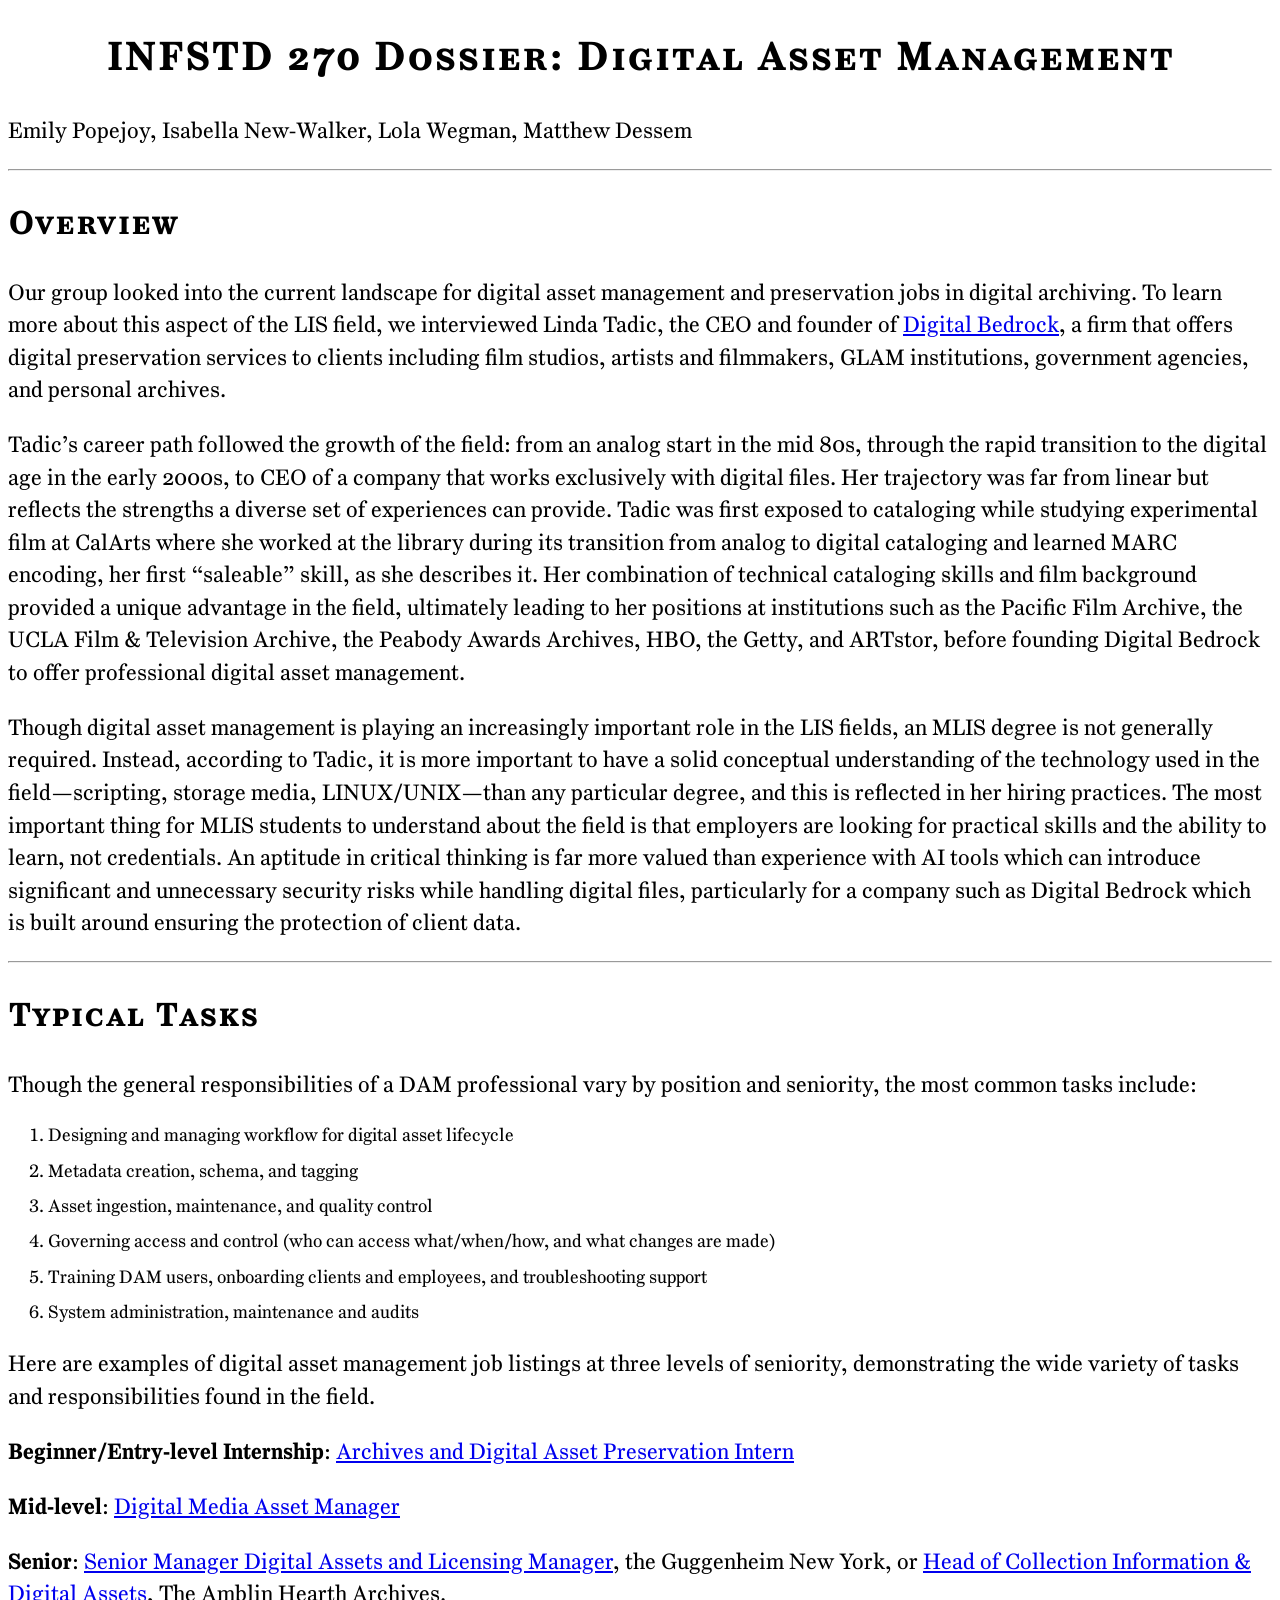
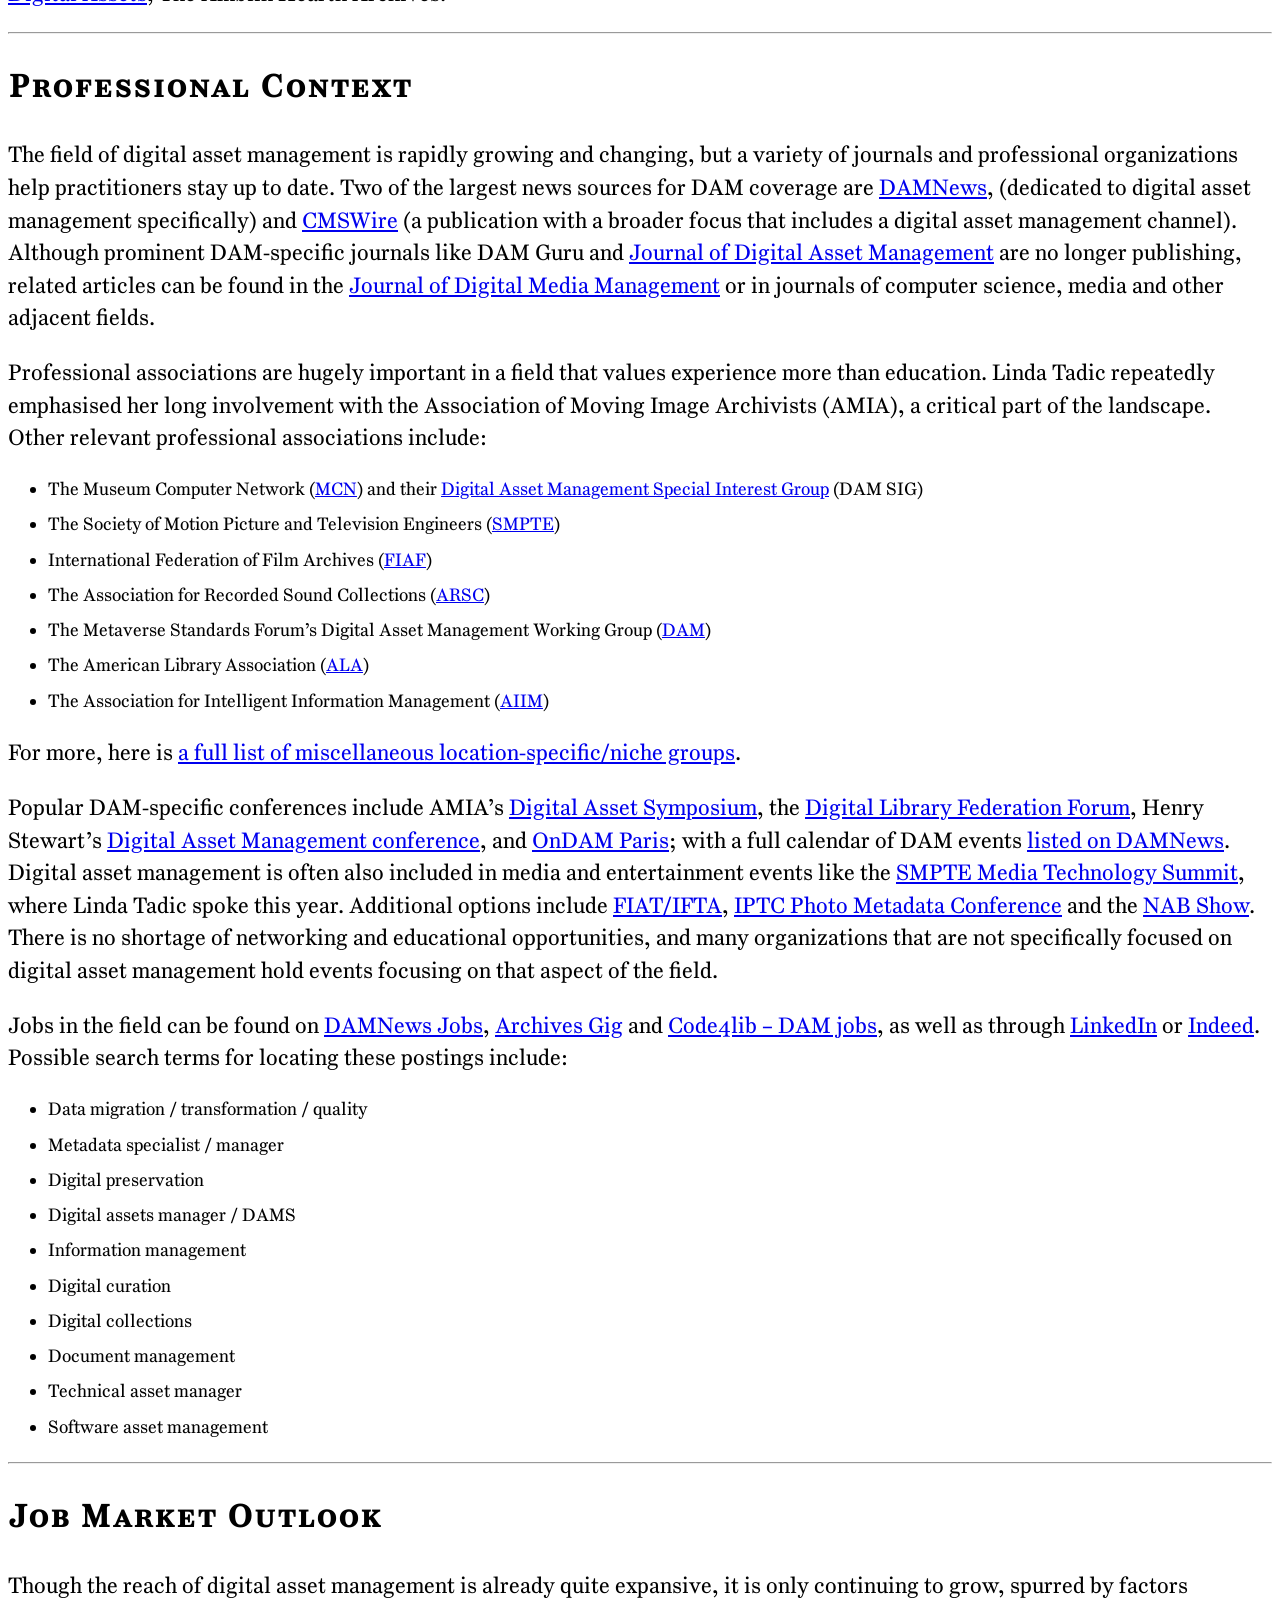
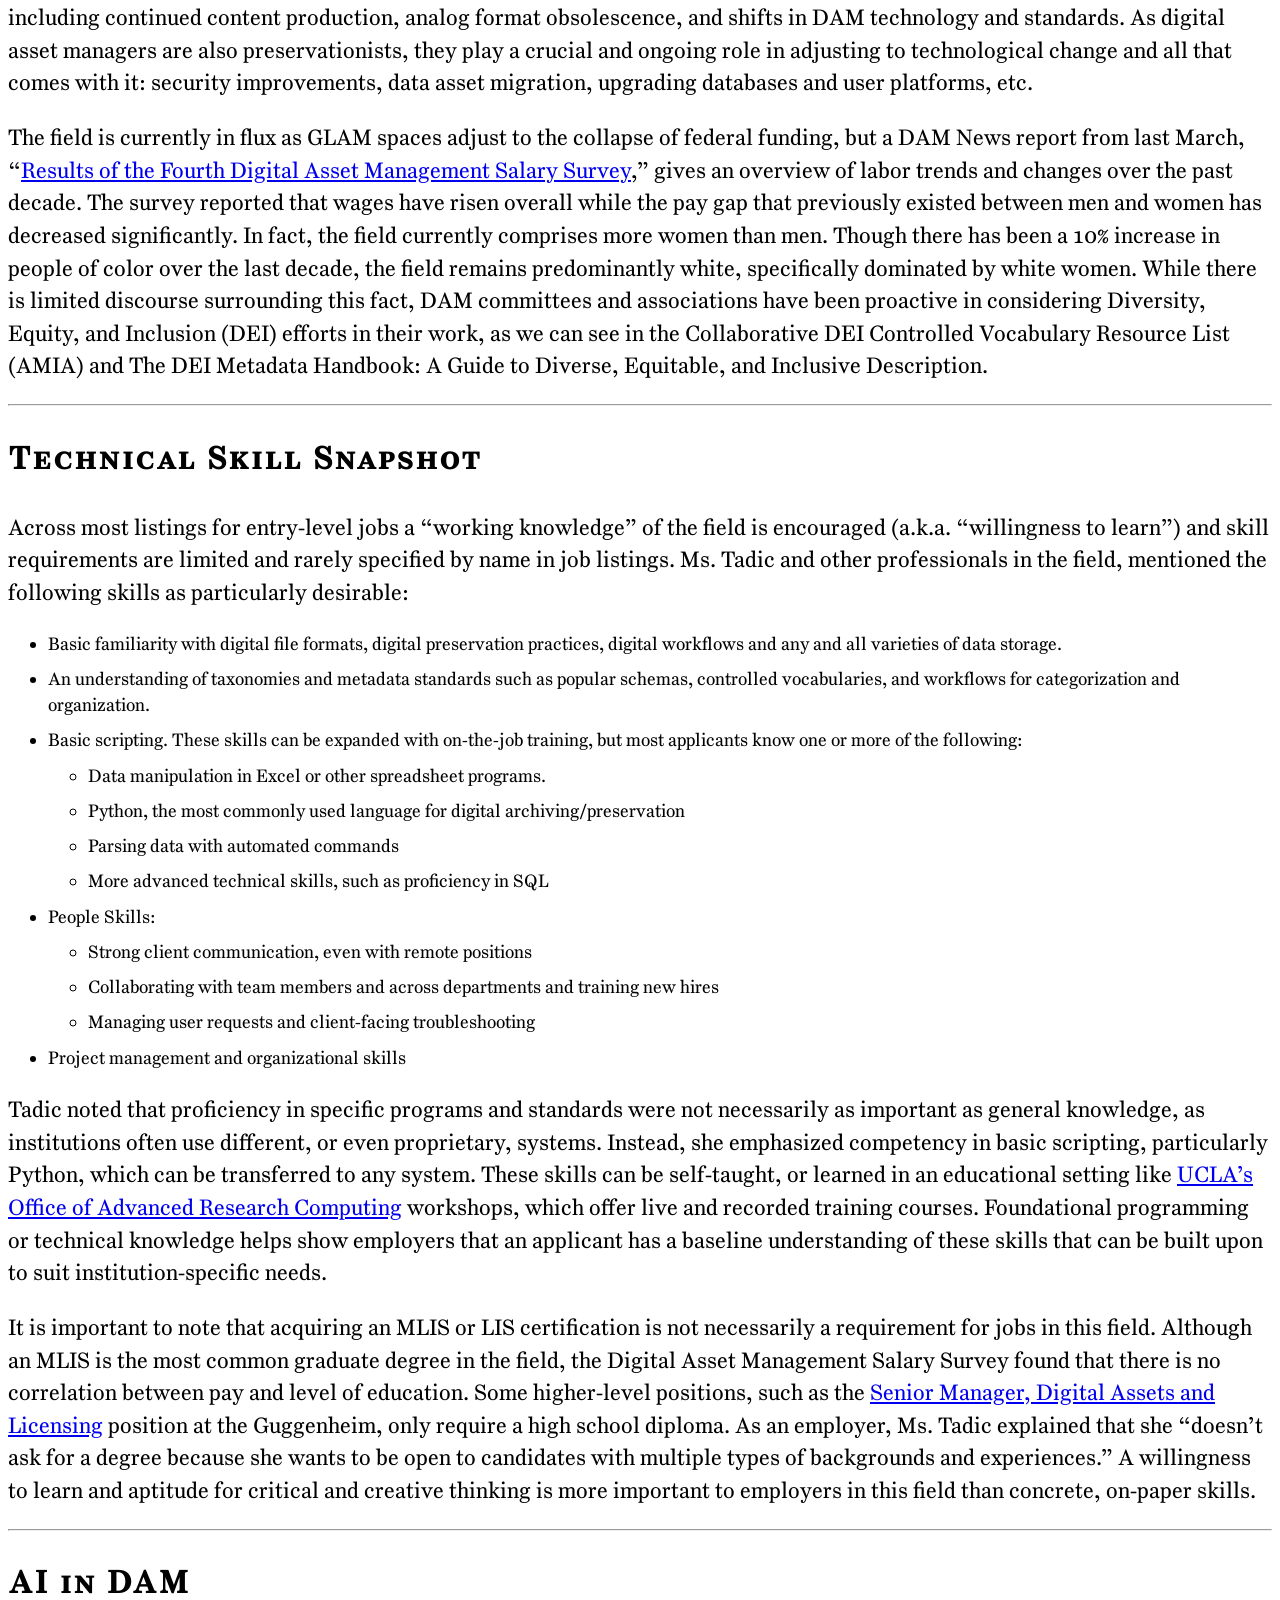
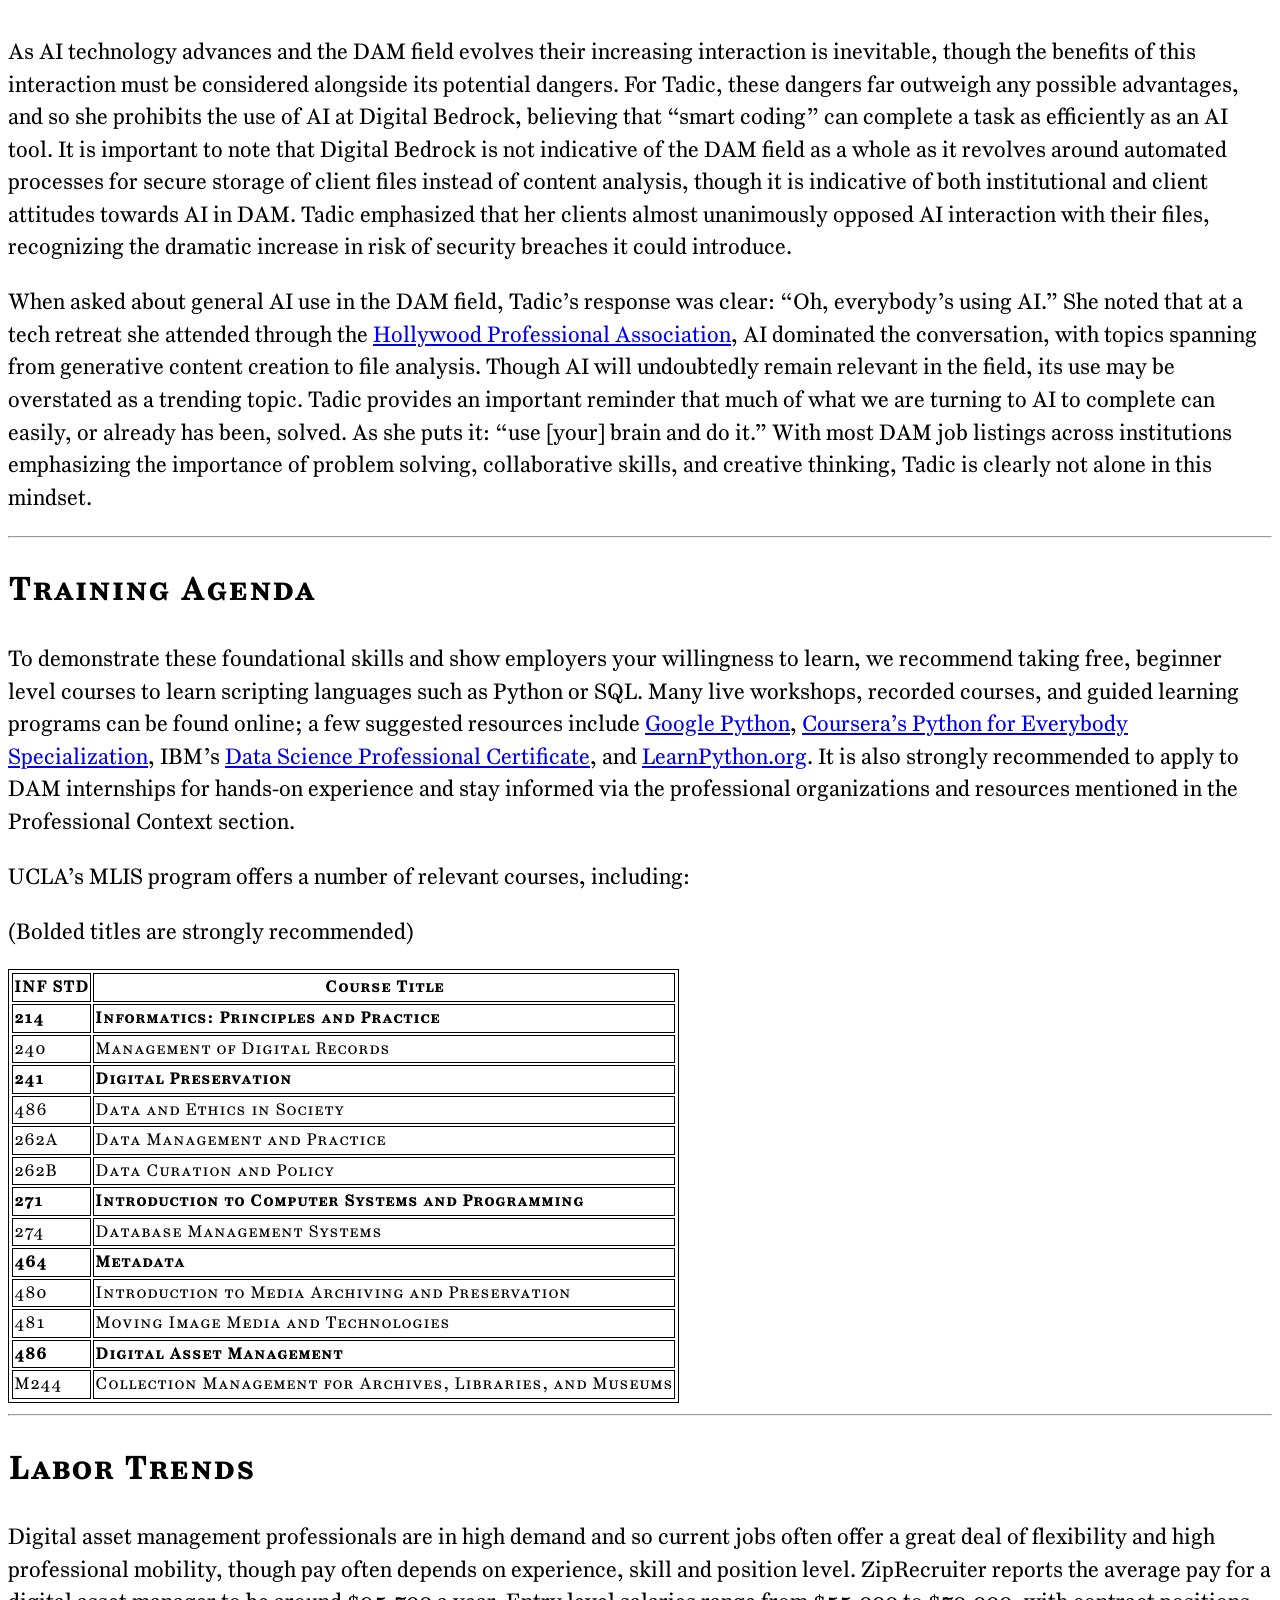
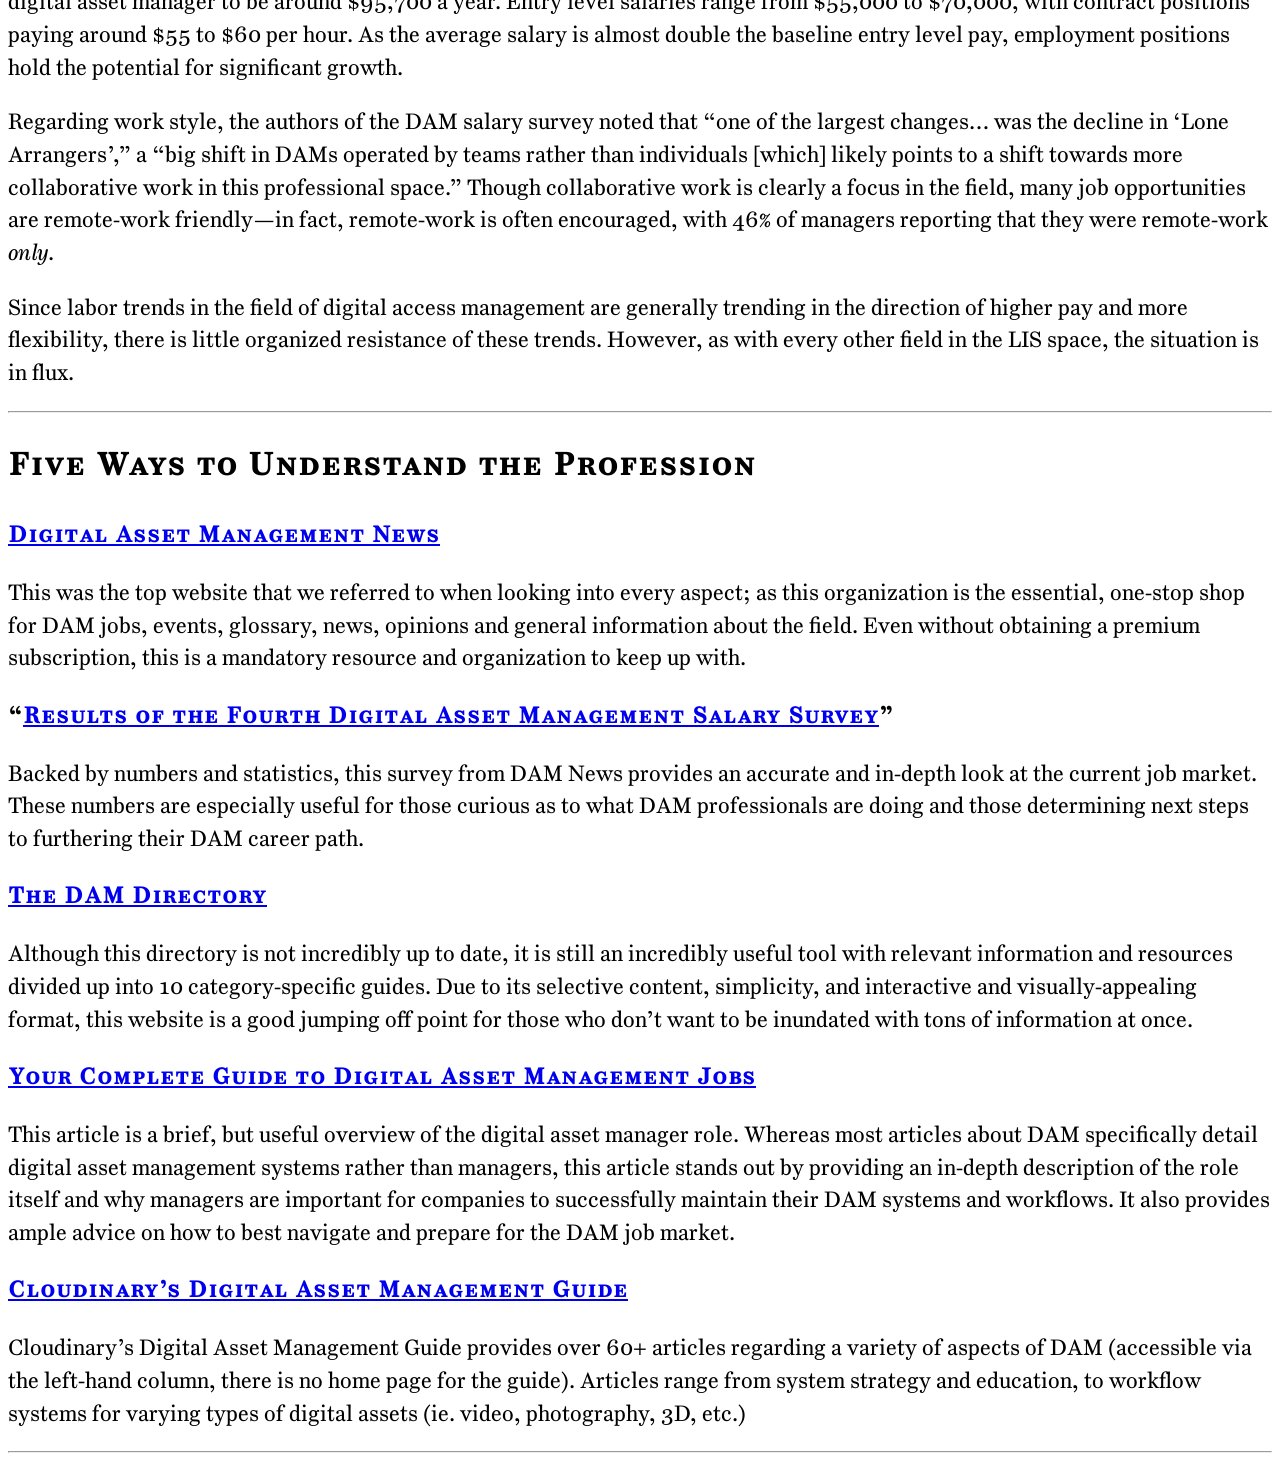
<file: text.html>
<!DOCTYPE html>
<HTML lang="en">
	<HEAD>
		<meta http-equiv="content-type" content="text/html; charset=utf-8">
		<link rel="stylesheet" href="styles.css">
	</HEAD>

	<BODY>

		<H1>INFSTD 270 Dossier: Digital Asset Management</H1>

			<P>Emily Popejoy, Isabella New-Walker, Lola Wegman, Matthew Dessem</P>
		<HR>

		<H2>Overview</H2>

			<P>
				Our group looked into the current landscape for digital asset management and preservation jobs in digital archiving. To learn more about this aspect of the LIS field, we interviewed Linda Tadic, the CEO and founder of <a href="https://digitalbedrock.com">Digital Bedrock</a>, a firm that offers digital preservation services to clients including film studios, artists and filmmakers, GLAM institutions, government agencies, and personal archives.
			</P>

			<P>
				Tadic’s career path followed the growth of the field: from an analog start in the mid 80s, through the rapid transition to the digital age in the early 2000s, to CEO of a company that works exclusively with digital files. Her trajectory was far from linear but reflects the strengths a diverse set of experiences can provide. Tadic was first exposed to cataloging while studying experimental film at CalArts where she worked at the library during its transition from analog to digital cataloging and learned MARC encoding, her first “saleable” skill, as she describes it. Her combination of technical cataloging skills and film background provided a unique advantage in the field, ultimately leading to her positions at institutions such as the Pacific Film Archive, the UCLA Film & Television Archive, the Peabody Awards Archives, HBO, the Getty, and ARTstor, before founding Digital Bedrock to offer professional digital asset management.
			</P>

			<P>
				Though digital asset management is playing an increasingly important role in the LIS fields, an MLIS degree is not generally required. Instead, according to Tadic, it is more important to have a solid conceptual understanding of the technology used in the field—scripting, storage media, LINUX/UNIX—than any particular degree, and this is reflected in her hiring practices. The most important thing for MLIS students to understand about the field is that employers are looking for practical skills and the ability to learn, not credentials. An aptitude in critical thinking is far more valued than experience with AI tools which can introduce significant and unnecessary security risks while handling digital files, particularly for a company such as Digital Bedrock which is built around ensuring the protection of client data.
			</P>

		<HR>

		<H2>Typical Tasks</H2>

			<P>Though the general responsibilities of a DAM professional vary by position and seniority, the most common tasks include:</P>

			<OL>
				<LI>Designing and managing workflow for digital asset lifecycle</LI>
				<LI>Metadata creation, schema, and tagging</LI>
				<LI>Asset ingestion, maintenance, and quality control</LI>
				<LI>Governing access and control (who can access what/when/how, and what changes are made)</LI>
				<LI>Training DAM users, onboarding clients and employees, and troubleshooting support</LI>
				<LI>System administration, maintenance and audits</LI>
			</OL>

			<P>
				Here are examples of digital asset management job listings at three levels of seniority, demonstrating the wide variety of tasks and responsibilities found in the field.
			</P>

			<P>
				<STRONG>Beginner/Entry-level Internship</STRONG>: <a href="https://www.governmentjobs.com/careers/mbta/jobs/5126686/archives-and-digital-asset-preservation-intern-graduate-students">Archives and Digital Asset Preservation Intern</a>
			</P>

			<P>
				<STRONG>Mid-level</STRONG>: <a href="https://careers.amnh.org/postings/4656">Digital Media Asset Manager</a>
			</P>

			<P>
				<STRONG>Senior</STRONG>: <a href="https://theapplicantmanager.com/jobs?pos=NY676">Senior Manager Digital Assets and Licensing Manager</a>, the Guggenheim New York, or <a href="https://archivesgig.com/2025/09/16/los-angeles-ca-head-of-collection-information-digital-assets-the-amblin-hearth-archives/">Head of Collection Information & Digital Assets</a>, The Amblin Hearth Archives.
			</P>

		<HR>

		<H2>Professional Context</H2>

			<P>
				The field of digital asset management is rapidly growing and changing, but a variety of journals and professional organizations help practitioners stay up to date. Two of the largest news sources for DAM coverage are <a href="https://digitalassetmanagementnews.org">DAMNews</a>, (dedicated to digital asset management specifically) and <a href="https://www.cmswire.com/digital-asset-management/">CMSWire</a> (a publication with a broader focus that includes a digital asset management channel). Although prominent DAM-specific journals like DAM Guru and <a href="https://link.springer.com/journal/41493/volumes-and-issues">Journal of Digital Asset Management</a> are no longer publishing, related articles can be found in the <a href="https://henrystewartpublications.com/journal/journal-of-digital-media-management/">Journal of Digital Media Management</a> or in journals of computer science, media and other adjacent fields.
			</P>

			<P>
				Professional associations are hugely important in a field that values experience more than education. Linda Tadic repeatedly emphasised her long involvement with the Association of Moving Image Archivists (AMIA), a critical part of the landscape. Other relevant professional associations include: 
			</P>

			<UL>
				<LI>The Museum Computer Network (<a href="https://mcn.edu/">MCN</a>) and their <a href="https://mcn.edu/network/mcn-sigs/digital-asset-management-dam-sig/">Digital Asset Management Special Interest Group</a> (DAM SIG)</LI>
				<LI>The Society of Motion Picture and Television Engineers (<a href="https://www.smpte.org/">SMPTE</a>)</LI>
				<LI>International Federation of Film Archives (<a href="https://www.fiafnet.org/">FIAF</a>)</LI>
				<LI>The Association for Recorded Sound Collections (<a href="https://arsc-audio.org">ARSC</a>)</LI>
				<LI>The Metaverse Standards Forum’s Digital Asset Management Working Group (<a href="https://metaverse-standards.org/domain-groups/digital-asset-management-working-group/">DAM</a>)</LI>
				<LI>The American Library Association (<a href="https://www.ala.org/">ALA</a>)</LI>
 				<LI>The Association for Intelligent Information Management (<a href="https://www.aiim.org/">AIIM</a>)</LI>
 			</UL>

 			<P>
 				For more, here is <a href="https://digitalassetmanagementnews.org/groups/page/2/#list">a full list of miscellaneous location-specific/niche groups</a>.
 			</P>

 			<P>
 				Popular DAM-specific conferences include AMIA’s <a href="https://amianet.org/events/das/">Digital Asset Symposium</a>, the <a href="https://www.diglib.org/dlf-events/">Digital Library Federation Forum</a>, Henry Stewart’s <a href="https://henrystewartconferences.com/events/dam-la-2026/">Digital Asset Management conference</a>, and <a href="https://www.ondamparis.com/">OnDAM Paris</a>; with a full calendar of DAM events <a href="https://digitalassetmanagementnews.org/events/">listed on DAMNews</a>. Digital asset management is often also included in media and entertainment events like the <a href="https://summit.smpte.org/2026">SMPTE Media Technology Summit</a>, where Linda Tadic spoke this year. Additional options include <a href="https://fiatifta.org/world-conference/">FIAT/IFTA</a>, <a href="https://iptc.org/events/">IPTC Photo Metadata Conference</a> and the <a href="https://www.nabshow.com/">NAB Show</a>. There is no shortage of networking and educational opportunities, and many organizations that are not specifically focused on digital asset management hold events focusing on that aspect of the field.
 			</P>

 			<P>
 				Jobs in the field can be found on <a href="https://digitalassetmanagementnews.org/jobs/">DAMNews Jobs</a>, <a href="https://archivesgig.com/">Archives Gig</a> and <a href="https://jobs.code4lib.org/tags/DAMS">Code4lib – DAM jobs</a>, as well as through <a href="https://www.linkedin.com/">LinkedIn</a> or <a href="https://www.indeed.com/">Indeed</a>. Possible search terms for locating these postings include:
 			</P>
 			<UL>
 				<LI>Data migration / transformation / quality</LI>
 				<LI>Metadata specialist / manager</LI>
				<LI>Digital preservation</LI>
				<LI>Digital assets manager / DAMS</LI>
				<LI>Information management</LI>
				<LI>Digital curation</LI>
				<LI>Digital collections</LI>
				<LI>Document management</LI>
				<LI>Technical asset manager</LI>
				<LI>Software asset management</LI>
			</UL>

		<HR>

		<H2>Job Market Outlook</H2>

			<P>
				Though the reach of digital asset management is already quite expansive, it is only continuing to grow, spurred by factors including continued content production, analog format obsolescence, and shifts in DAM technology and standards. As digital asset managers are also preservationists, they play a crucial and ongoing role in adjusting to technological change and all that comes with it: security improvements, data asset migration, upgrading databases and user platforms, etc.
			</P>
			<P>
				The field is currently in flux as GLAM spaces adjust to the collapse of federal funding, but a DAM News report from last March, “<a href="https://digitalassetmanagementnews.org/wp-content/uploads/2025/03/DAMSalarySurveyNumberFour.pdf">Results of the Fourth Digital Asset Management Salary Survey</a>,” gives an overview of labor trends and changes over the past decade. The survey reported that wages have risen overall while the pay gap that previously existed between men and women has decreased significantly. In fact, the field currently comprises more women than men. Though there has been a 10% increase in people of color over the last decade, the field remains predominantly white, specifically dominated by white women. While there is limited discourse surrounding this fact, DAM committees and associations have been proactive in considering Diversity, Equity, and Inclusion (DEI) efforts in their work, as we can see in the Collaborative DEI Controlled Vocabulary Resource List (AMIA) and The DEI Metadata Handbook: A Guide to Diverse, Equitable, and Inclusive Description.
			</P>

			<HR>

			<H2>Technical Skill Snapshot</H2>

			<P>
				Across most listings for entry-level jobs a “working knowledge” of the field is encouraged (a.k.a. “willingness to learn”) and skill requirements are limited and rarely specified by name in job listings. Ms. Tadic and other professionals in the field, mentioned the following skills as particularly desirable:
			</P>

				<UL>
					<LI>Basic familiarity with digital file formats, digital preservation practices, digital workflows and any and all varieties of data storage.</LI>

					<LI>An understanding of taxonomies and metadata standards such as popular schemas, controlled vocabularies, and workflows for categorization and organization.</LI>	

					<LI>Basic scripting. These skills can be expanded with on-the-job training, but most applicants know one or more of the following:</LI>

						<UL>
							<LI>Data manipulation in Excel or other spreadsheet programs.</LI>
							<LI>Python, the most commonly used language for digital archiving/preservation</LI>
							<LI>Parsing data with automated commands</LI>
							<LI>More advanced technical skills, such as proficiency in SQL</LI>
						</UL>

					<LI>People Skills:</LI>

						<UL>
							<LI>Strong client communication, even with remote positions</LI>
							<LI>Collaborating with team members and across departments and training new hires</LI>
							<LI>Managing user requests and client-facing troubleshooting</LI>
						</UL>
			
					<LI>Project management and organizational skills</LI>
				</UL>

				<P>
					Tadic noted that proficiency in specific programs and standards were not necessarily as important as general knowledge, as institutions often use different, or even proprietary, systems. Instead, she emphasized competency in basic scripting, particularly Python, which can be transferred to any system. These skills can be self-taught, or learned in an educational setting like <a href="https://oarc.ucla.edu/events">UCLA’s Office of Advanced Research Computing</a> workshops, which offer live and recorded training courses. Foundational programming or technical knowledge helps show employers that an applicant has a baseline understanding of these skills that can be built upon to suit institution-specific needs. 
				</P>

				<P>
					It is important to note that acquiring an MLIS or LIS certification is not necessarily a requirement for jobs in this field. Although an MLIS is the most common graduate degree in the field, the Digital Asset Management Salary Survey found that there is no correlation between pay and level of education. Some higher-level positions, such as the <a href="https://theapplicantmanager.com/jobs?pos=NY676">Senior Manager, Digital Assets and Licensing</a> position at the Guggenheim, only require a high school diploma. As an employer, Ms. Tadic explained that she “doesn’t ask for a degree because she wants to be open to candidates with multiple types of backgrounds and experiences.” A willingness to learn and aptitude for critical and creative thinking is more important to employers in this field than concrete, on-paper skills.
				</P>

				<HR>

				<H2>AI in DAM</H2>

				<P>
					As AI technology advances and the DAM field evolves their increasing interaction is inevitable, though the benefits of this interaction must be considered alongside its potential dangers. For Tadic, these dangers far outweigh any possible advantages, and so she prohibits the use of AI at Digital Bedrock, believing that “smart coding” can complete a task as efficiently as an AI tool. It is important to note that Digital Bedrock is not indicative of the DAM field as a whole as it revolves around automated processes for secure storage of client files instead of content analysis, though it is indicative of both institutional and client attitudes towards AI in DAM. Tadic emphasized that her clients almost unanimously opposed AI interaction with their files, recognizing the dramatic increase in risk of security breaches it could introduce. 
				</P>

				<P>
					When asked about general AI use in the DAM field, Tadic’s response was clear: “Oh, everybody’s using AI.” She noted that at a tech retreat she attended through the <A href="https://hpaonline.com/news/past-newslines/">Hollywood Professional Association</A>, AI dominated the conversation, with topics spanning from generative content creation to file analysis. Though AI will undoubtedly remain relevant in the field, its use may be overstated as a trending topic. Tadic provides an important reminder that much of what we are turning to AI to complete can easily, or already has been, solved. As she puts it: “use [your] brain and do it.” With most DAM job listings across institutions emphasizing the importance of problem solving, collaborative skills, and creative thinking, Tadic is clearly not alone in this mindset.
				</P>

			<HR>

			<H2>Training Agenda</H2>

				<P>
					To demonstrate these foundational skills and show employers your willingness to learn, we recommend taking free, beginner level courses to learn scripting languages such as Python or SQL. Many live workshops, recorded courses, and guided learning programs can be found online; a few suggested resources include <a href="https://developers.google.com/edu/python">Google Python</a>, <a href="https://www.coursera.org/specializations/python/">Coursera’s Python for Everybody Specialization</a>, IBM’s <a href="https://www.coursera.org/professional-certificates/ibm-data-science/">Data Science Professional Certificate</a>, and <a href="https://learnpython.org">LearnPython.org</a>. It is also strongly recommended to apply to DAM internships for hands-on experience and stay informed via the professional organizations and resources mentioned in the Professional Context section.
				</P>

				<P>
					UCLA’s MLIS program offers a number of relevant courses, including:
				</P>

				<P>
					(Bolded titles are strongly recommended)
				</P>

				<TABLE>
					<tr>
						<th>INF STD</th>
						<th>Course Title</th>
					</tr>
					<tr>
						<td><STRONG>214</STRONG></td>
						<td><STRONG>Informatics: Principles and Practice</STRONG></td>
					</tr>
					<tr>
						<td>240</td>
						<td>Management of Digital Records</td>
					</tr>
					<tr>
						<td><STRONG>241</STRONG></td>
						<td><STRONG>Digital Preservation</STRONG></td>
					</tr>
					<tr>
						<td>486</td>
						<td>Data and Ethics in Society</td>
					</tr>
					<tr>
						<td>262A</td>
						<td>Data Management and Practice</td>
					</tr>
					<tr>
						<td>262B</td>
						<td>Data Curation and Policy</td>
					</tr>
					<tr>
						<td><STRONG>271</STRONG></td>
						<td><STRONG>Introduction to Computer Systems and Programming</STRONG></td>
					</tr>
					<tr>
						<td>274</td>
						<td>Database Management Systems</td>
					</tr>
					<tr>
						<td><STRONG>464</STRONG></td>
						<td><STRONG>Metadata</STRONG></td>
					</tr>
					<tr>
						<td>480</td>
						<td>Introduction to Media Archiving and Preservation</td>
					</tr>
					<tr>
						<td>481</td>
						<td>Moving Image Media and Technologies</td>
					</tr>
					<tr>
						<td><STRONG>486</STRONG></td>
						<td><STRONG>Digital Asset Management</STRONG></td>
					</tr>
					<tr>
						<td>M244</td>
						<td>Collection Management for Archives, Libraries, and Museums</td>
					</tr>
				</TABLE>

			<HR>

			<H2>Labor Trends</H2>

				<P>
					Digital asset management professionals are in high demand and so current jobs often offer a great deal of flexibility and high professional mobility, though pay often depends on experience, skill and position level. ZipRecruiter reports the average pay for a digital asset manager to be around $95,700 a year. Entry level salaries range from $55,000 to $70,000, with contract positions paying around $55 to $60 per hour. As the average salary is almost double the baseline entry level pay, employment positions hold the potential for significant growth.
				</P>

				<P>
					Regarding work style, the authors of the DAM salary survey noted that “one of the largest changes… was the decline in ‘Lone Arrangers’,” a “big shift in DAMs operated by teams rather than individuals [which] likely points to a shift towards more collaborative work in this professional space.” Though collaborative work is clearly a focus in the field, many job opportunities are remote-work friendly—in fact, remote-work is often encouraged, with 46% of managers reporting that they were remote-work <em>only</em>. 
				</P>

				<P>
					Since labor trends in the field of digital access management are generally trending in the direction of higher pay and more flexibility, there is little organized resistance of these trends. However, as with every other field in the LIS space, the situation is in flux.
				</P>

			<HR>

			<H2>Five Ways to Understand the Profession</H2>

				<H3><a href="https://digitalassetmanagementnews.org">Digital Asset Management News</a></H3>
	
				<P>
					This was the top website that we referred to when looking into every aspect; as this organization is the essential, one-stop shop for DAM jobs, events, glossary, news, opinions and general information about the field. Even without obtaining a premium subscription, this is a mandatory resource and organization to keep up with.
				</P>

				<H3>“<a href="https://digitalassetmanagementnews.org/wp-content/uploads/2025/03/DAMSalarySurveyNumberFour.pdf">Results of the Fourth Digital Asset Management Salary Survey</a>”</H3>

				<P>
					Backed by numbers and statistics, this survey from DAM News provides an accurate and in-depth look at the current job market. These numbers are especially useful for those curious as to what DAM professionals are doing and those determining next steps to furthering their DAM career path.
				</P>

				<H3><a href="https://damdirectory.libguides.com">The DAM Directory</a></H3>

				<P>
					Although this directory is not incredibly up to date, it is still an incredibly useful tool with relevant information and resources divided up into 10 category-specific guides. Due to its selective content, simplicity, and interactive and visually-appealing format, this website is a good jumping off point for those who don’t want to be inundated with tons of information at once. 
				</P>

				<H3><a href="https://brandyhq.com/blog/digital-asset-manager-jobs/">Your Complete Guide to Digital Asset Management Jobs</a></H3>

				<P>	
					This article is a brief, but useful overview of the digital asset manager role. Whereas most articles about DAM specifically detail digital asset management systems rather than managers, this article stands out by providing an in-depth description of the role itself and why managers are important for companies to successfully maintain their DAM systems and workflows. It also provides ample advice on how to best navigate and prepare for the DAM job market.
				</P>

				<H3><a href="https://cloudinary.com/guides/digital-asset-management/video-asset-management-services">Cloudinary’s Digital Asset Management Guide</a></H3>

				<P>
					Cloudinary’s Digital Asset Management Guide provides over 60+ articles regarding a variety of aspects of DAM (accessible via the left-hand column, there is no home page for the guide). Articles range from system strategy and education, to workflow systems for varying types of digital assets (ie. video, photography, 3D, etc.)
				</P>
		<HR>

	</BODY>

</HTML>
</file>
<file: styles.css>
html { font-size: 2.4vw; }
@media all and (min-width:1000px) { html { font-size: 24px; } }
@media all and (max-width:520px) { html{ font-size: 18px; } }


body {
        font-family: CenturySupraA, serif;
        line-height: 1.46;
        font-size: 0.93rem;
        font-variant-numeric: oldstyle-nums;

}
@font-face {
    font-display: auto;
    font-family: CenturySupraA;
    font-stretch: normal;
    font-style: normal;
    font-weight: 400;
    src: local(""), url('fonts/century_supra_a_regular.woff2') format("woff2"), url('fonts/century_supra_a_regular.woff') format("woff");
}

@font-face {
    font-display: auto;
    font-family: CenturySupraA;
    font-stretch: normal;
    font-style: italic;
    font-weight: 400;
    src: local(""), url('fonts/century_supra_a_italic.woff2') format("woff2"), url('fonts/century_supra_a_italic.woff') format("woff");
}

@font-face {
    font-display: auto;
    font-family: CenturySupraA;
    font-stretch: normal;
    font-style: normal;
    font-weight: 700;
    src: local(""), url('fonts/century_supra_a_bold.woff2') format("woff2"), url('fonts/century_supra_a_bold.woff') format("woff");
}

@font-face {
    font-display: auto;
    font-family: CenturySupraA;
    font-stretch: normal;
    font-style: italic;
    font-weight: 700;
    src: local(""), url('fonts/century_supra_a_bold_italic.woff2') format('woff2'), url('fonts/century_supra_a_bold_italic.woff') format('woff');
    }

@font-face {
    font-family: CenturySupraACaps;
    font-style: normal;
    font-weight: normal;
    font-stretch: normal;
    font-display: auto;
    src: local(""), url('fonts/century_supra_a_caps_regular.woff2') format('woff2');
}

@font-face {
    font-family: CenturySupraACaps;
    font-style: normal;
    font-weight: bold;
    font-stretch: normal;
    font-display: auto;
    src: url('fonts/century_supra_a_caps_bold.woff2') format('woff2');
}


    /* The sidebar menu */
.sidenav {
  height: 100%;
  width: 250px; 
  position: fixed; 
  z-index: 1;
  top: 0; 
  left: 0;
  background-color: #42817f; /*Digital Bedrock Green */
  overflow-x: hidden;
  padding-top: 20px;
}


.sidenav a {
  padding: 6px 8px 6px 16px;
  text-decoration: none;
  font-size: 20px;
  font-family: CenturySupraACaps, serif;
  color: #000000;
  display: block;
}


.sidenav a:hover {
  color: #f1f1f1;
}

/* Style page content */
.main {
    margin-left: 250px; /* Same as the width of the sidebar */
    padding: 3rem 0 18rem 0;
    margin-left: 12rem;
    margin-right: 2.5rem;
}

@media screen and (max-height: 450px) {
  .sidenav {padding-top: 15px;}
  .sidenav a {font-size: 18px;}
}

p {
    margin-bottom: 1em;
}

h1 {
    font-family: CenturySupraACaps, serif;
    text-align: center;
    font-size: 1.7rem;
}

h2 {
    font-family: CenturySupraACaps, serif;
}

h3 {
    font-family: CenturySupraACaps, serif;
    font-size: 1rem;
}

h4 {
    font-family: CenturySupraACaps, serif;
    font-size: 0.7rem;
}

table, th, td {
  border: 1px solid;
  padding: 1px;
  font-family: CenturySupraACaps, serif;
  font-size: 0.7rem
}

li {
    margin-bottom: 0.5em;
    font-size: 0.75rem;
}

img {
  max-width: 100%;
  height: auto;
  align: center;
  border: 1;
}
</file>
